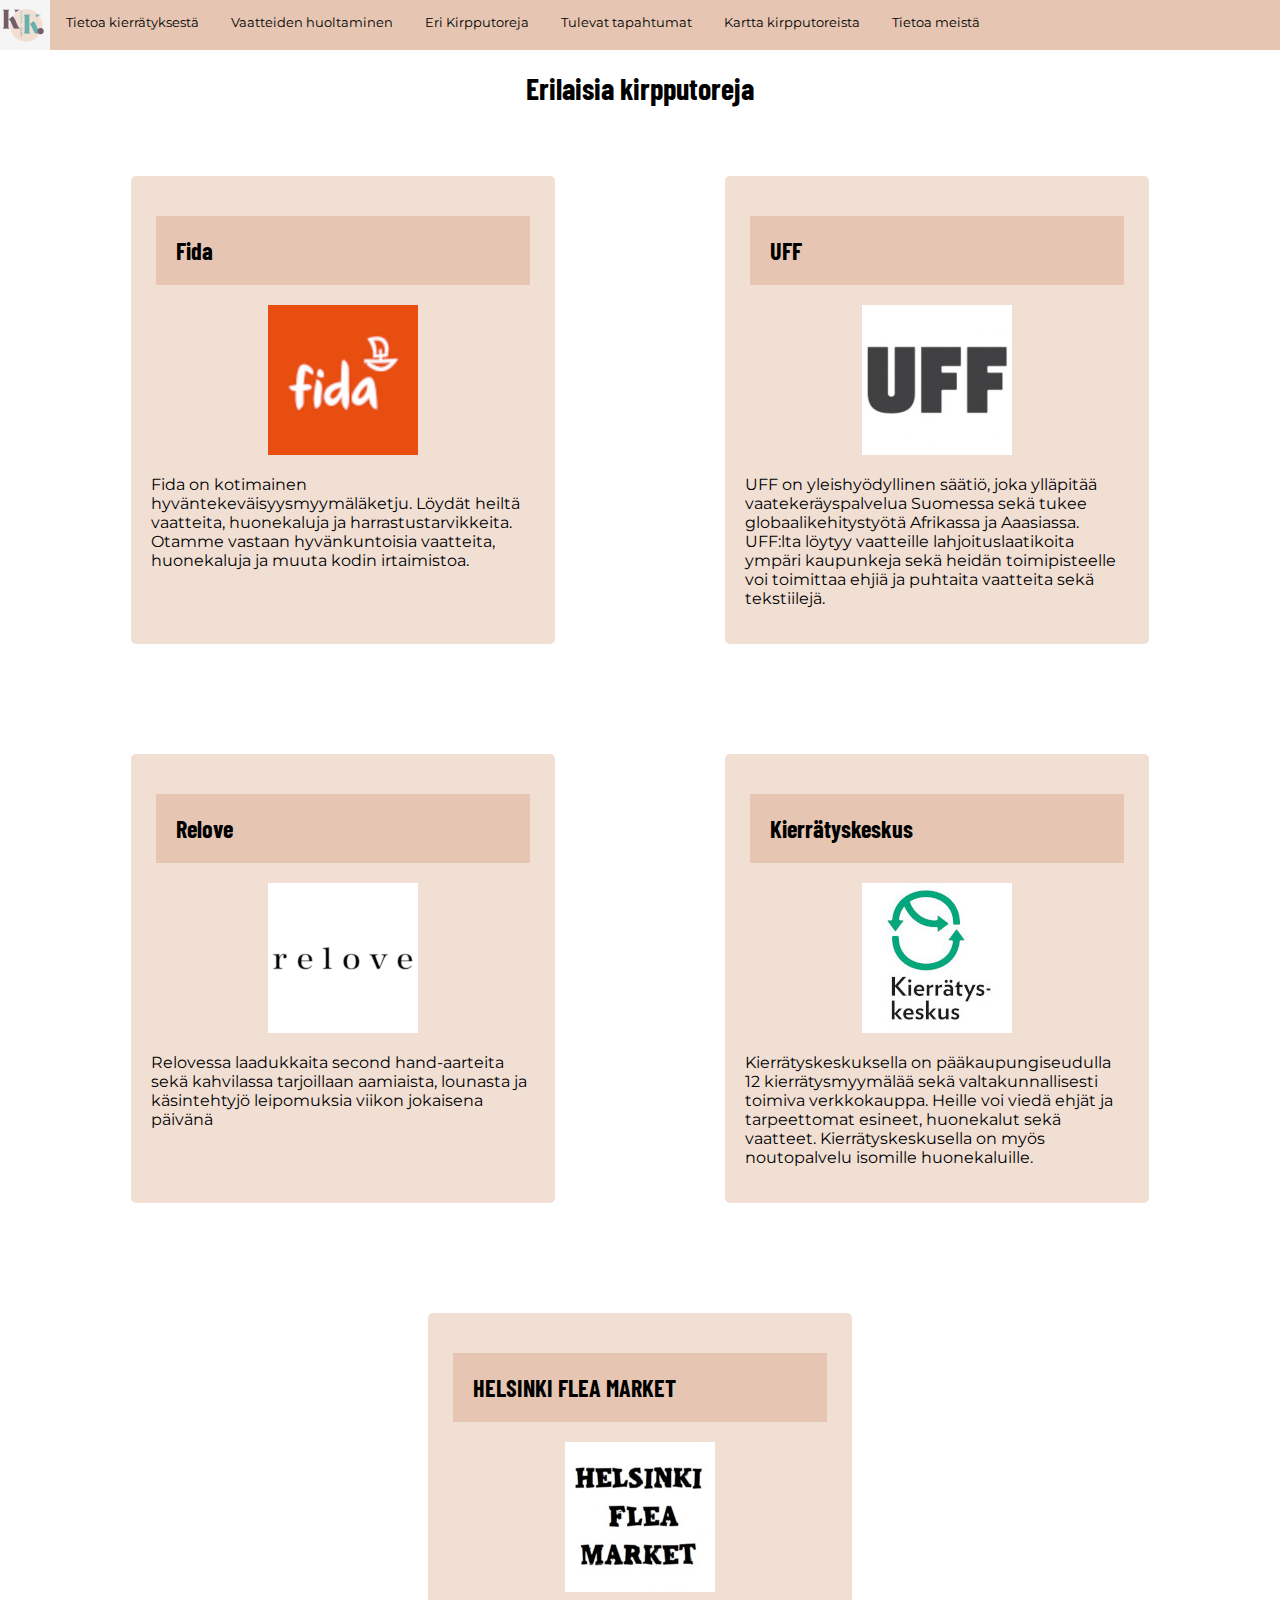
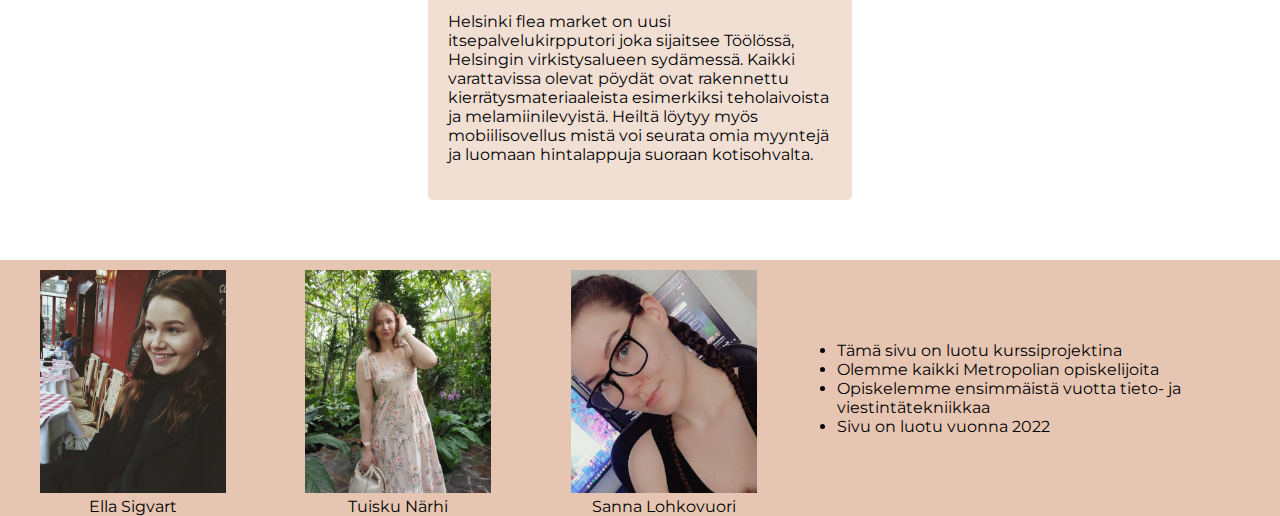
<file: erilaisiakirpputoreja.html>
<!DOCTYPE html>
<html lang="en">
<head>
    <meta charset="UTF-8">
    <title>Erilaisia kirpputoreja</title>
    <link rel="stylesheet" type="text/css" href="css/erikirpparit.css">
    <link rel="preconnect" href="https://fonts.googleapis.com">
    <link rel="preconnect" href="https://fonts.gstatic.com" crossorigin>
    <link href="https://fonts.googleapis.com/css2?family=Barlow+Condensed&family=Montserrat:wght@300&display=swap" rel="stylesheet">
    <!-- Load an icon library to show a hamburger menu (bars) on small screens -->
    <link rel="stylesheet" href="https://cdnjs.cloudflare.com/ajax/libs/font-awesome/4.7.0/css/font-awesome.min.css">


</head>
<body>
<!--Kaikki yhden divin sisään, jotta voidaan muokata teksti oletuksena samalle kaikissa elementeisse -->
<div class ="container">
    <!-- Navigointipalkki-->
    <nav class="navbar" id="myNavbar">
        <a href="index.html" class="active" > <img src="kuvat/logoImg.jpg" height="50" width="50" alt="logo"></a>
        <a href="tietoaKierratuksesta.html">Tietoa kierrätyksestä</a>
        <a href="vaatteidenhuoltaminen.html">Vaatteiden huoltaminen</a>
        <a href="erilaisiakirpputoreja.html">Eri Kirpputoreja</a>
        <a href="tapahtumat.html">Tulevat tapahtumat </a>
        <a href="kartta.html">Kartta kirpputoreista</a>
        <a href="tietoameista.html">Tietoa meistä</a>
        <!--void jotta linkki ei johda uudelle sivulle, vaan antaa undefined arvon.
        Klikkaamalla siis saadaan vain kutsuttua js funktio-->
        <a href="javascript:void(0);" class="icon" onclick="navbarClass()">
            <i class="fa fa-bars"></i>
        </a>
    </nav>
    <!-- Sisälö alkaa -->
    <div class="sisalto">
        <div id = "erikirpparit">
            <h1 id="eriOtsikko"> Erilaisia kirpputoreja </h1>
            <main>
            <!--kirpparit tähän -->
            </main>
        </div>
    </div>
    <footer>
        <figure>
            <img class="tekijoidenKuvat" src="kuvat/tekijaElla.jpg" alt="Kuva sivun tekijästä: Ella Sigvart">
            <figcaption>Ella Sigvart</figcaption>
        </figure>
        <figure>
            <img class="tekijoidenKuvat"  src="kuvat/tekijaTuisku.jpg" alt="Kuva sivun tekijästä: Tuisku Närhi">
            <figcaption>Tuisku Närhi</figcaption>
        </figure>
        <figure>
            <img class="tekijoidenKuvat" src="kuvat/tekijaSanna.jpg" alt="Kuva sivun tekijästä: Sanna Lohkovuori">
            <figcaption>Sanna Lohkovuori</figcaption>
        </figure>
        <ul>
            <li>Tämä sivu on luotu kurssiprojektina</li>
            <li>Olemme kaikki Metropolian opiskelijoita</li>
            <li>Opiskelemme ensimmäistä vuotta tieto- ja viestintätekniikkaa</li>
            <li>Sivu on luotu vuonna 2022</li>
        </ul>
    </footer>

</div>
<script src= "js/erilaisiakirpputoreja.js"> </script>
</body>
</html>
</file>
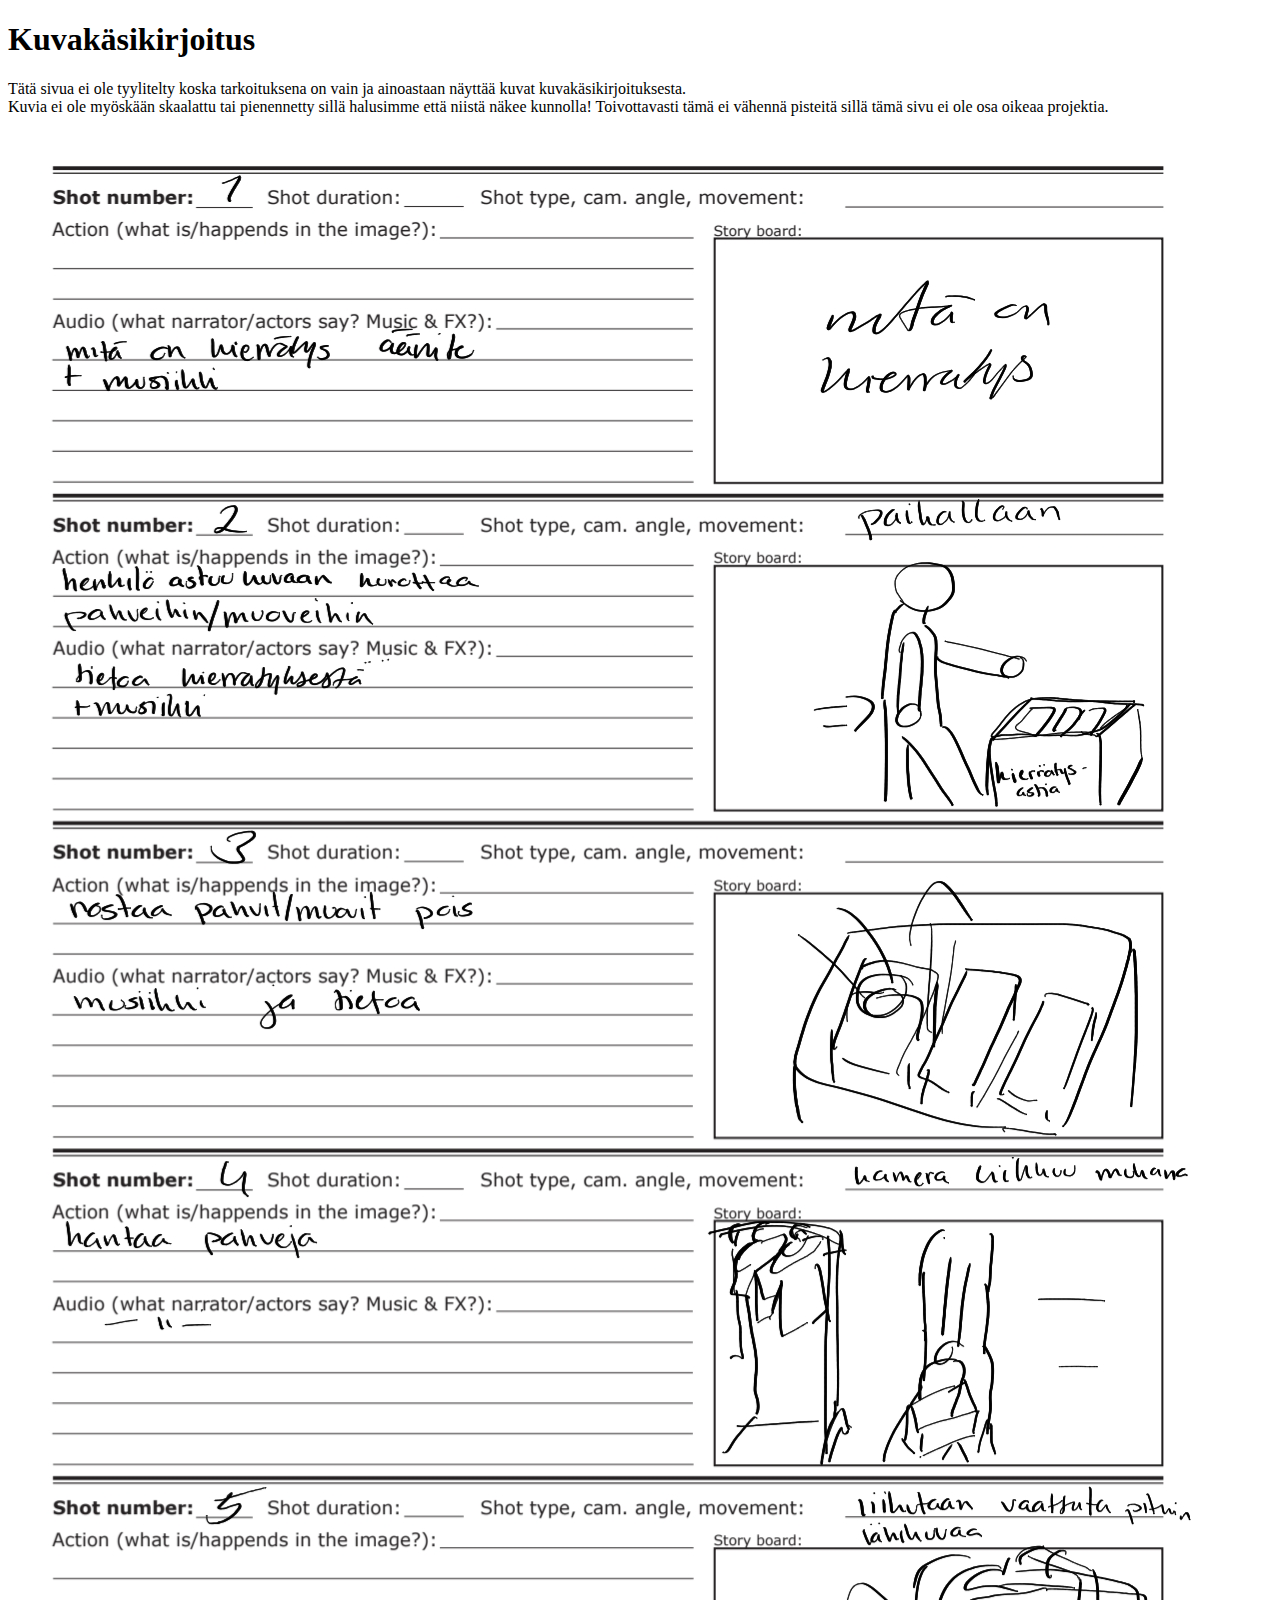
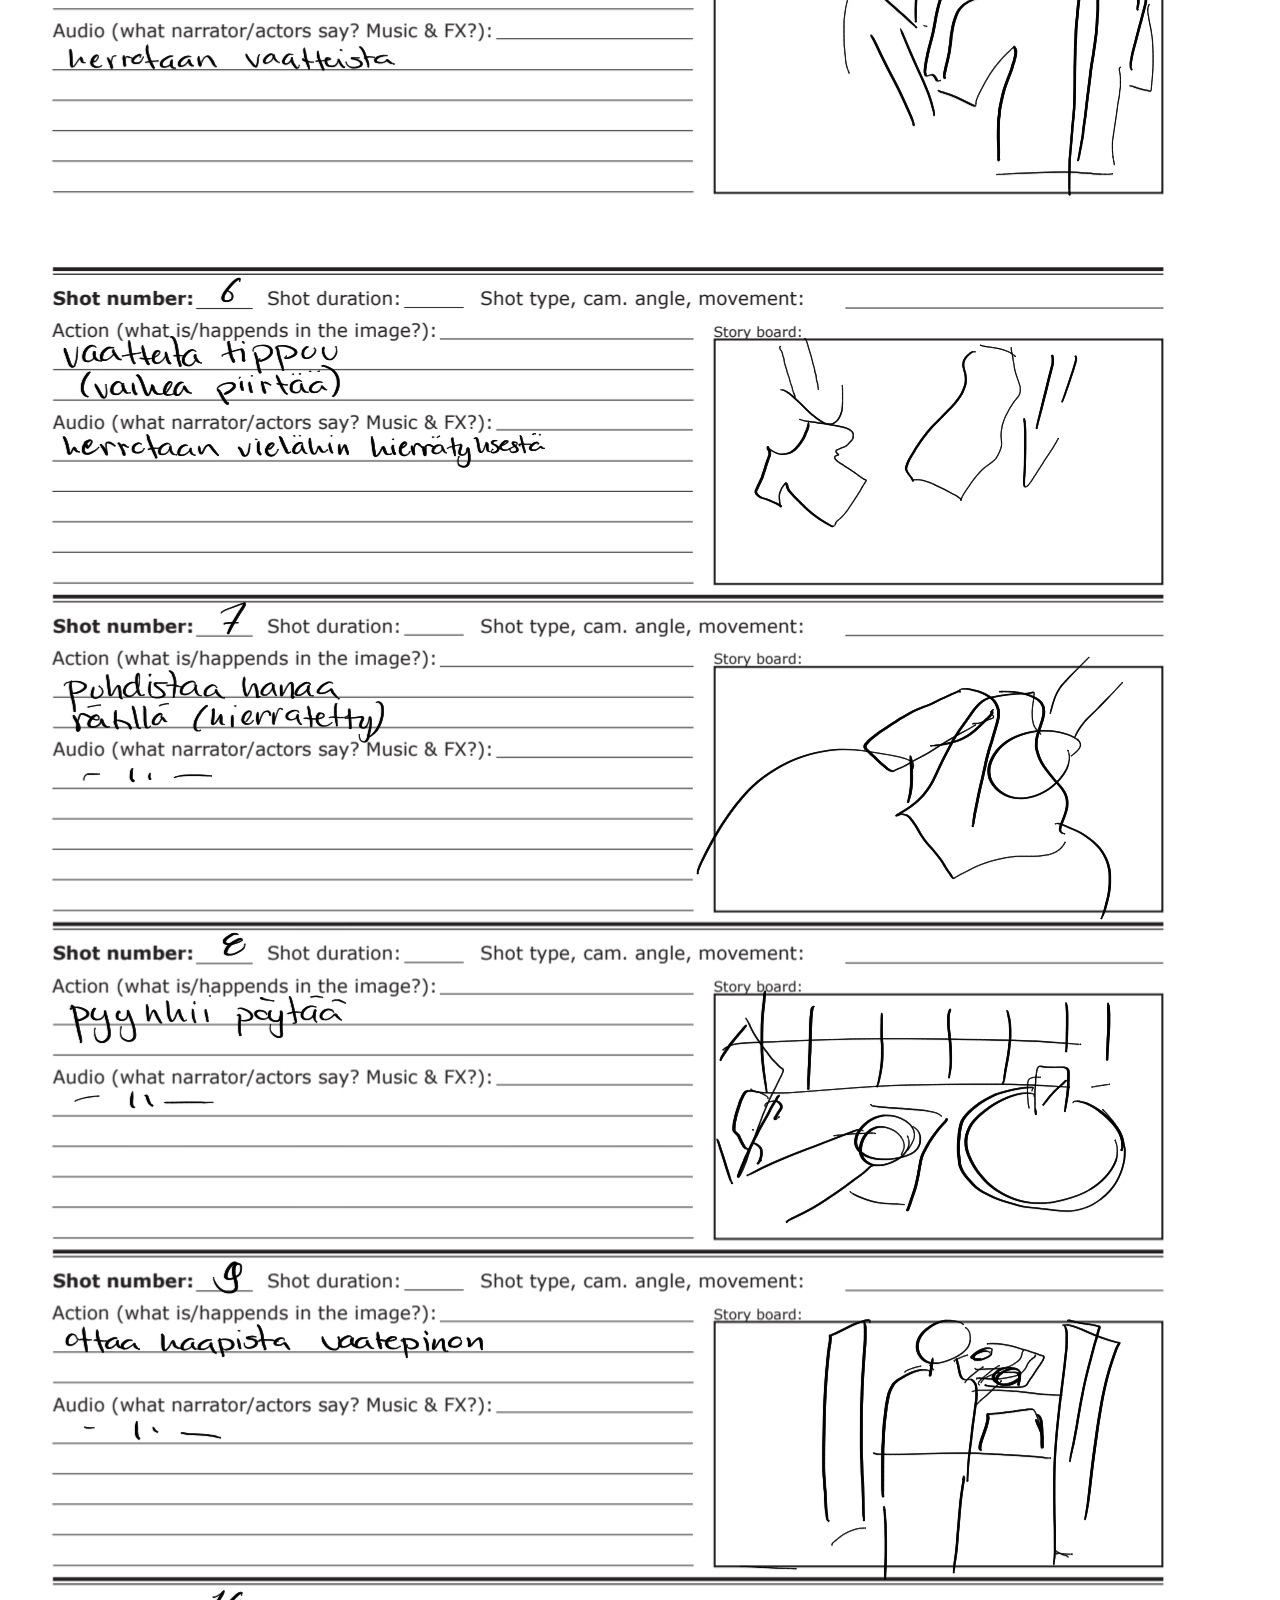
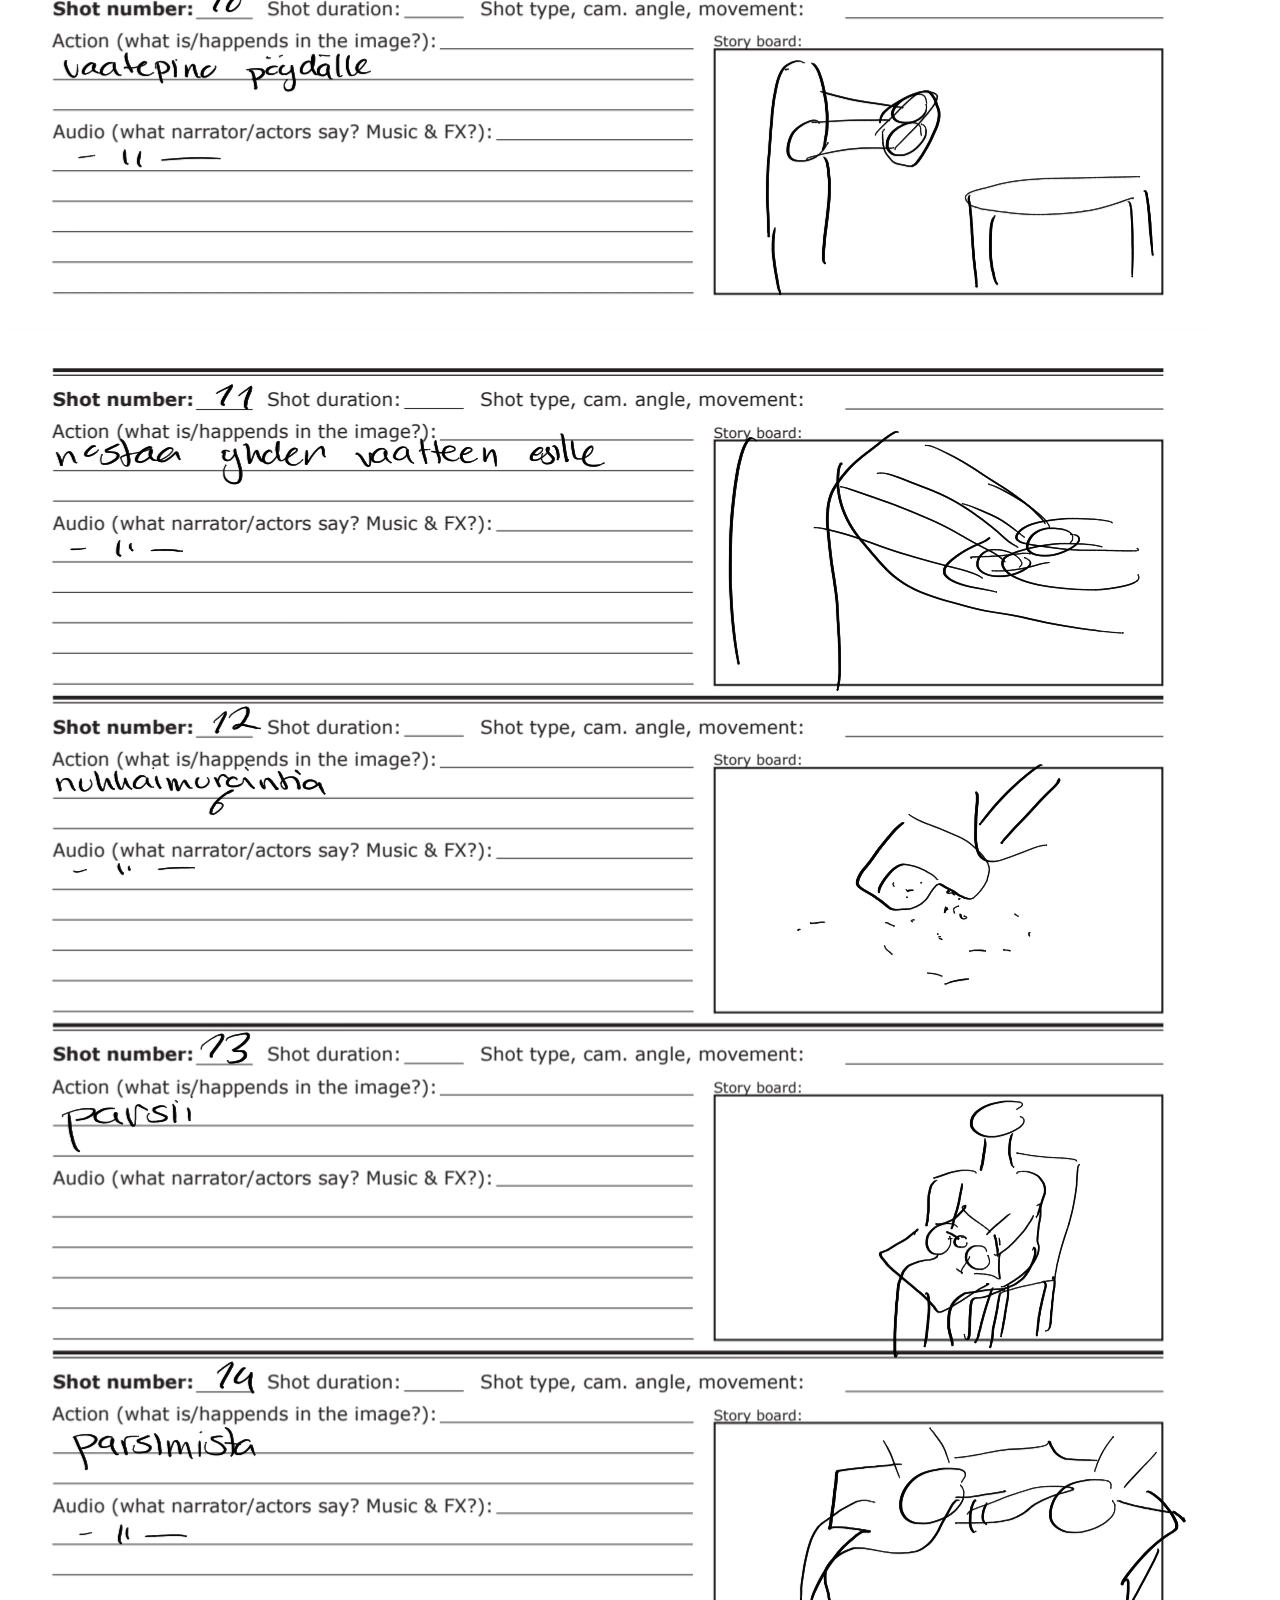
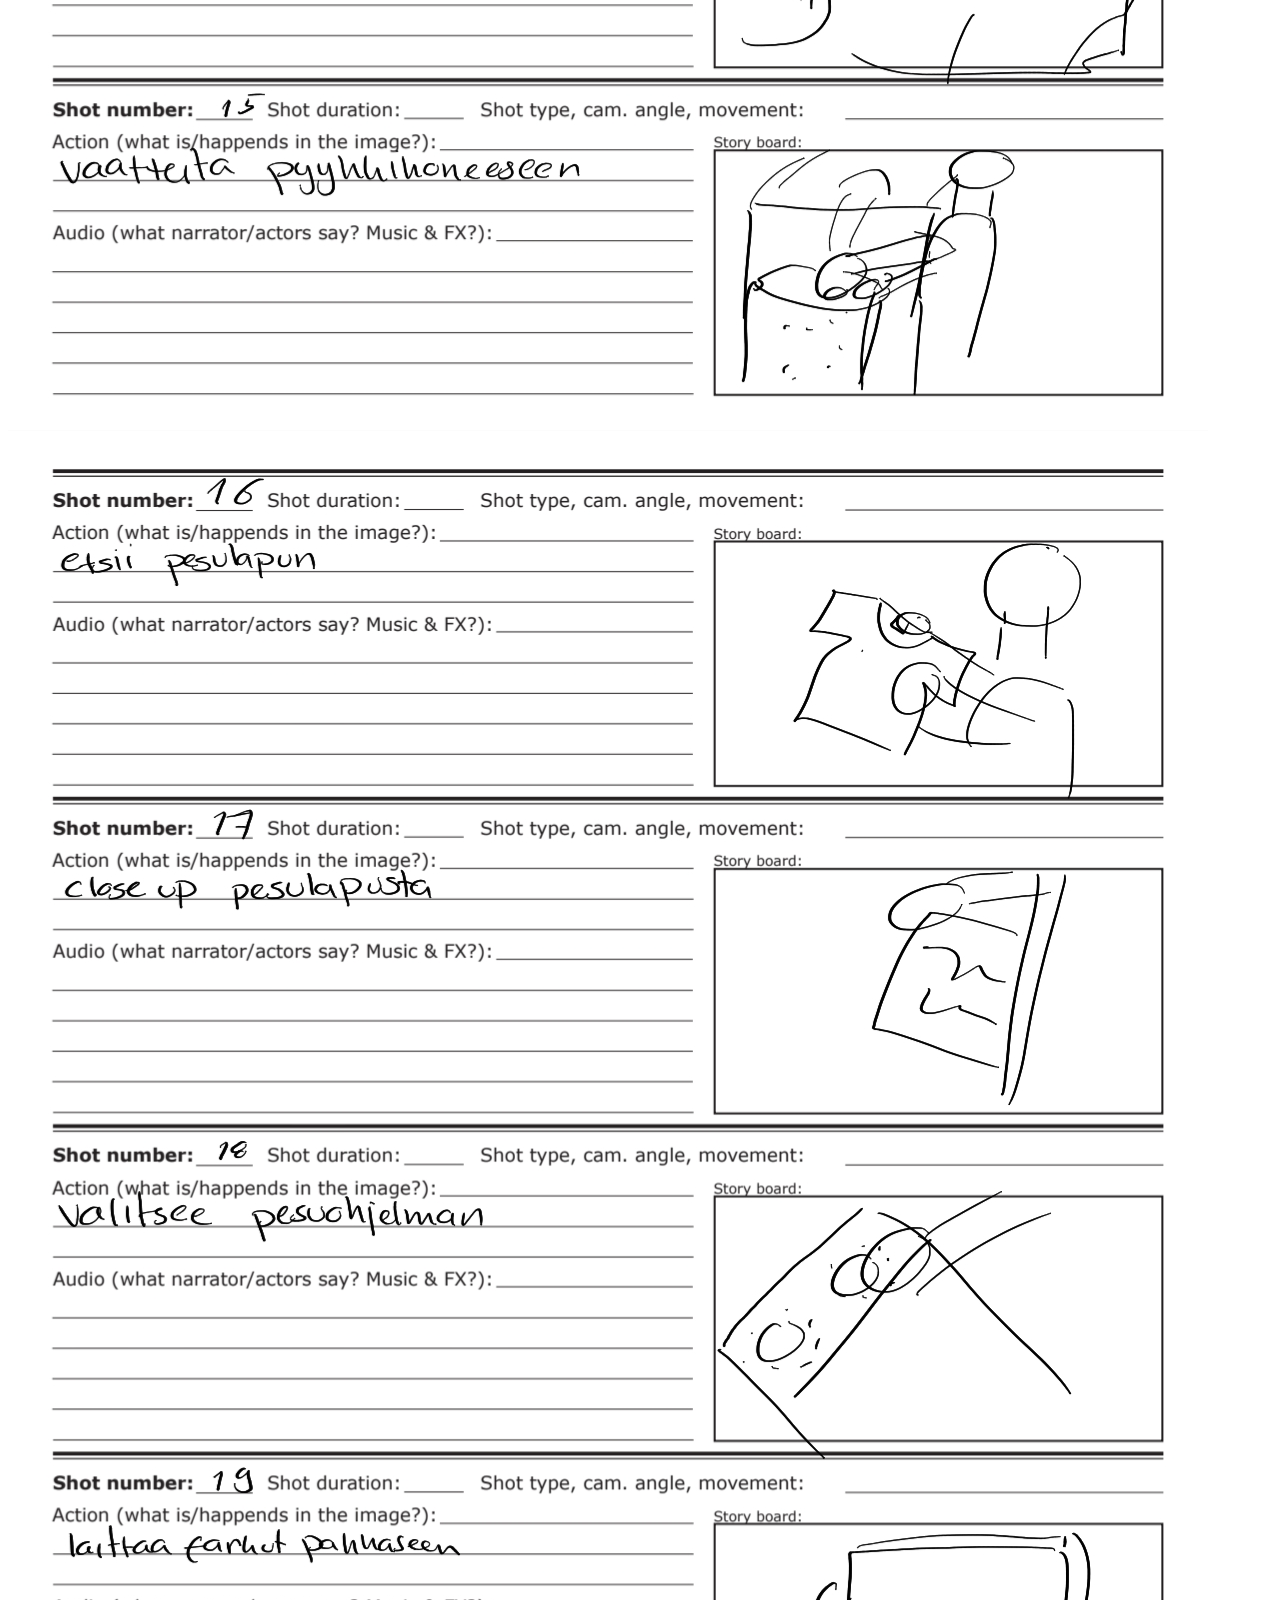
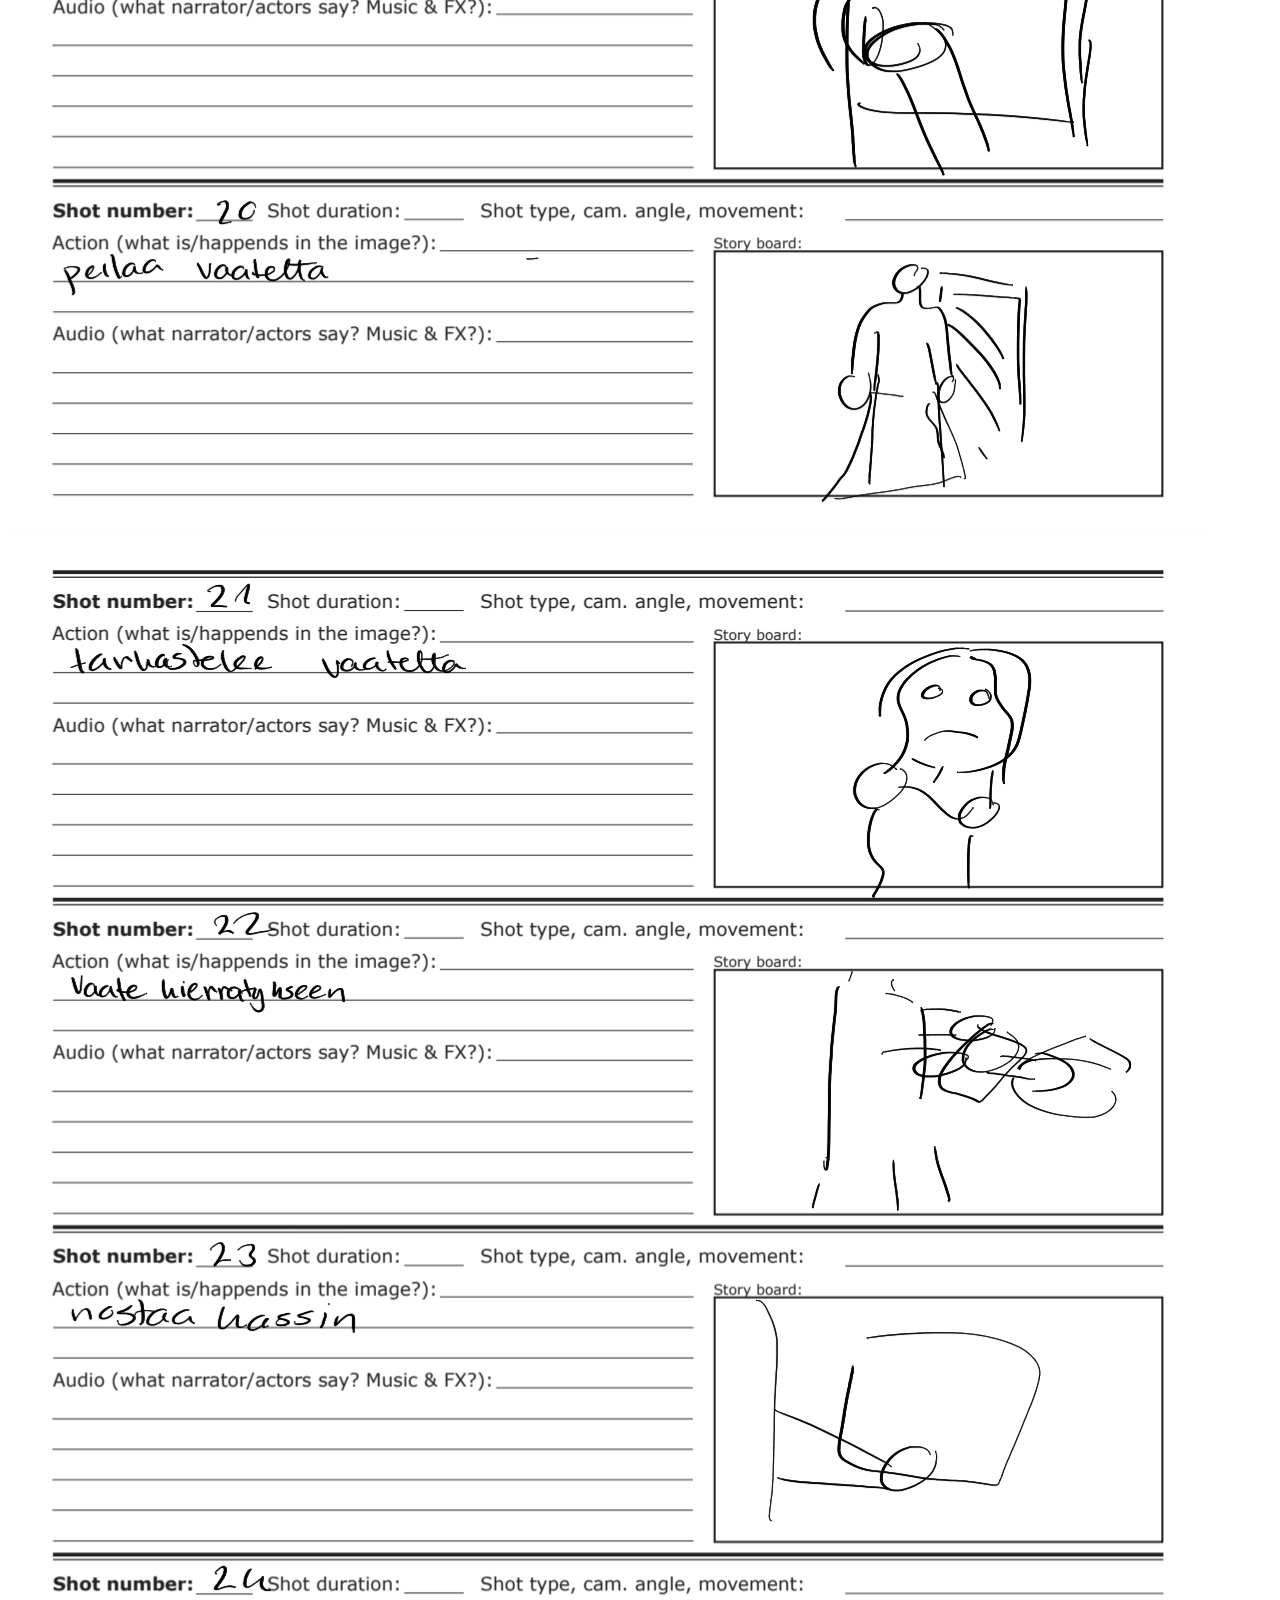
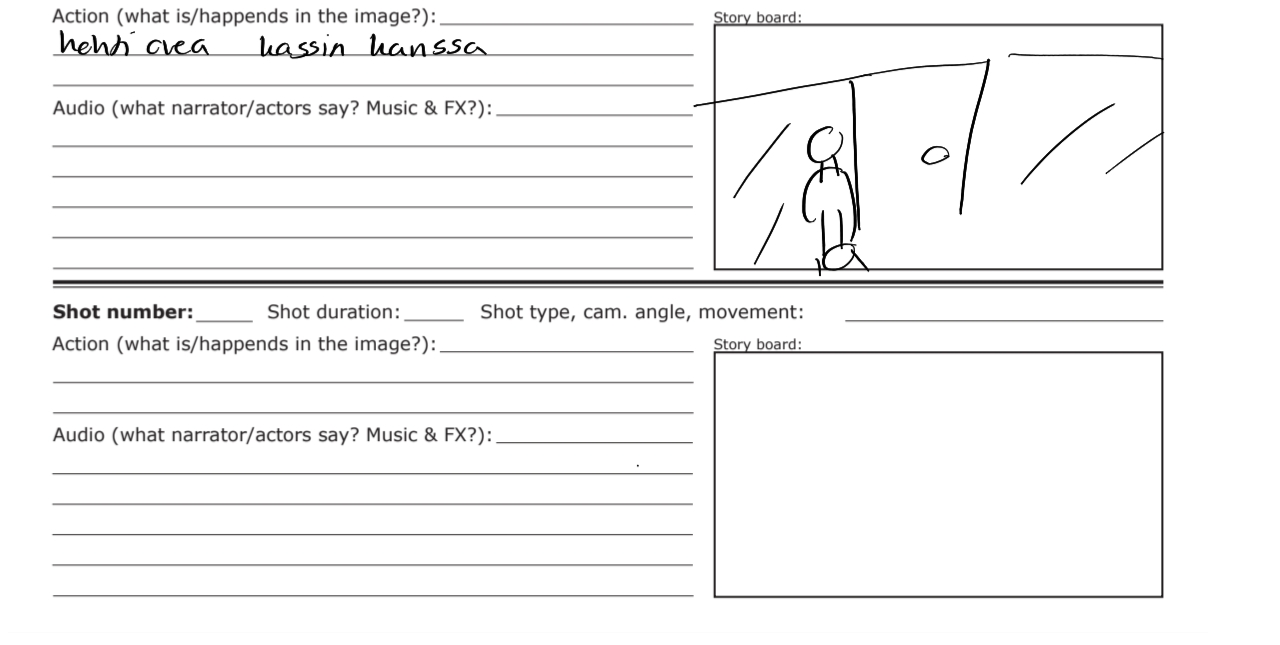
<file: kuvakasikirjoitus.html>
<!DOCTYPE html>
<html lang="en">
<head>
    <meta charset="UTF-8">
    <title>kuvakäsikirjoitus</title>
</head>
<body>
    <div>
        <h1>Kuvakäsikirjoitus</h1>
        <p>Tätä sivua ei ole tyylitelty koska tarkoituksena on vain ja ainoastaan näyttää kuvat kuvakäsikirjoituksesta.
        <br> Kuvia ei ole myöskään skaalattu tai pienennetty sillä halusimme että niistä näkee kunnolla! Toivottavasti tämä ei vähennä pisteitä sillä tämä sivu ei ole osa oikeaa projektia.</p>
        <img src="kuvat/kuvakassari1.jpg">
        <img src="kuvat/kuvakassari2.jpg">
        <img src="kuvat/kuvakassari3.jpg">
        <img src="kuvat/kuvakassari4.jpg">
        <img src="kuvat/kuvakassari5.jpg">
    </div>

</body>
</html>
</file>
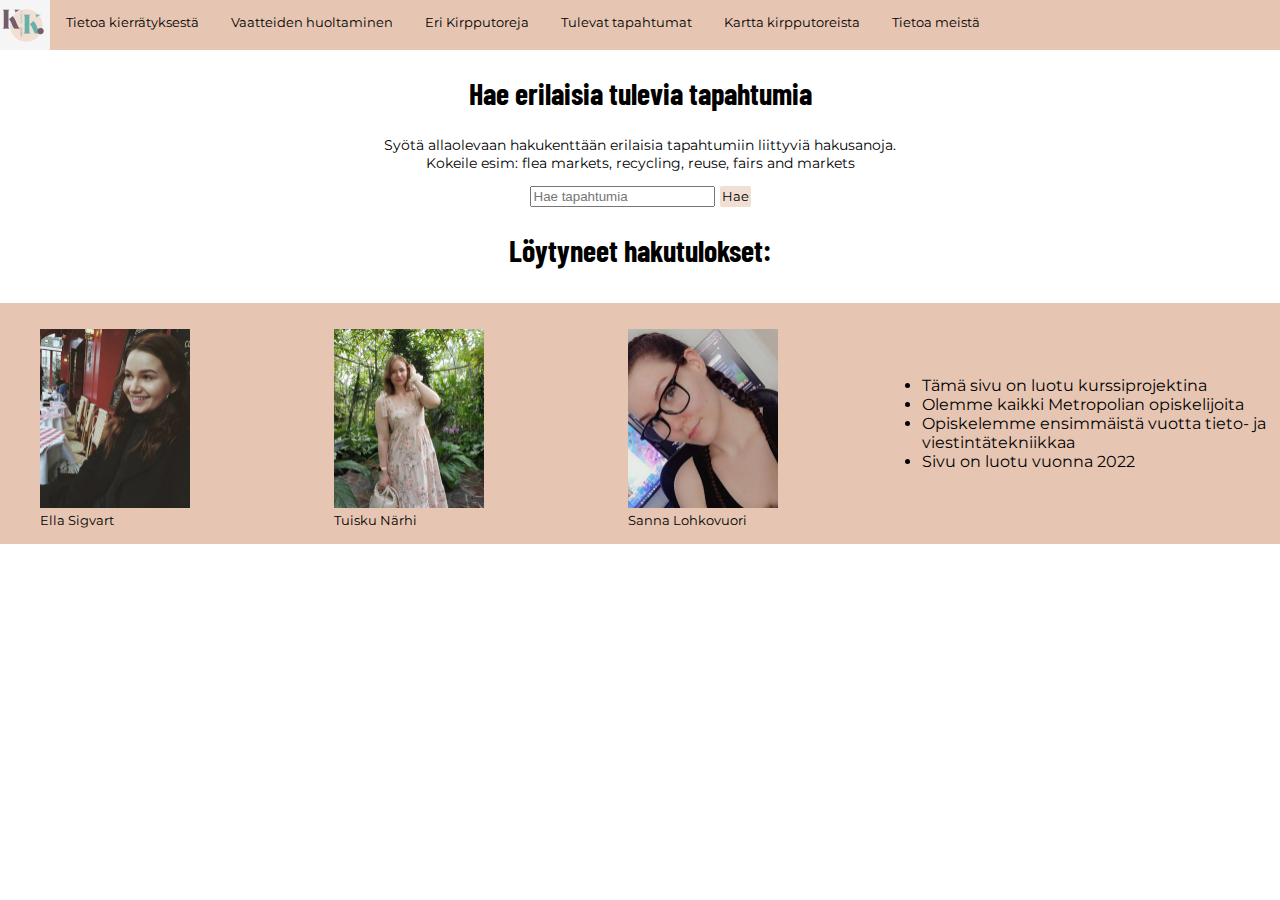
<file: tapahtumat.html>
<!DOCTYPE html>
<html lang="en">
<head>
    <meta charset="UTF-8">
    <title>Tulevat kirpputoritapahtumat</title>
    <link rel="stylesheet" type="text/css" href="css/tapahtumat.css">
    <link rel="preconnect" href="https://fonts.googleapis.com">
    <link rel="preconnect" href="https://fonts.gstatic.com" crossorigin>
    <link href="https://fonts.googleapis.com/css2?family=Barlow+Condensed&family=Montserrat:wght@300&display=swap" rel="stylesheet">
    <!-- Load an icon library to show a hamburger menu (bars) on small screens -->
    <link rel="stylesheet" href="https://cdnjs.cloudflare.com/ajax/libs/font-awesome/4.7.0/css/font-awesome.min.css">

</head>
<body>
<!--Kaikki yhden divin sisään, jotta voidaan muokata teksti oletuksena samalle kaikissa elementeisse -->
<div class ="container">
    <!-- Navigointipalkki-->
    <nav class="navbar" id="myNavbar">
        <a href="index.html" class="active" > <img src="kuvat/logoImg.jpg" height="50" width="50" alt="logo"></a>
        <a href="tietoaKierratuksesta.html">Tietoa kierrätyksestä</a>
        <a href="vaatteidenhuoltaminen.html">Vaatteiden huoltaminen</a>
        <a href="erilaisiakirpputoreja.html">Eri Kirpputoreja</a>
        <a href="tapahtumat.html">Tulevat tapahtumat </a>
        <a href="kartta.html">Kartta kirpputoreista</a>
        <a href="tietoameista.html">Tietoa meistä</a>
        <a href="javascript:void(0);" class="icon" onclick="navbarClass()">
            <i class="fa fa-bars"></i>
        </a>
    </nav>
    <!-- Sisälö alkaa -->
<div class="sisalto">
    <section id="haku">
        <header>
            <h2>Hae erilaisia tulevia tapahtumia</h2>
        </header>
        <p>Syötä allaolevaan hakukenttään erilaisia tapahtumiin liittyviä hakusanoja.<br>
        Kokeile esim: flea markets, recycling, reuse, fairs and markets</p>
        <div id="hakunappi_kentta">
        <input id="hakuteksti" onkeyup="teeKysely()" type="text" name="haku" placeholder="Hae tapahtumia">
        <button id="hakunappi">Hae</button>
        </div>
    </section>
    <header>
        <h2>Löytyneet hakutulokset:</h2>
    </header>
    <main id="hakutulokset">

    </main>
</div>
    <footer>
        <figure>
            <img class="tekijoidenKuvat" src="kuvat/tekijaElla.jpg" alt="Kuva sivun tekijästä: Ella Sigvart">
            <figcaption>Ella Sigvart</figcaption>
        </figure>
        <figure>
            <img class="tekijoidenKuvat"  src="kuvat/tekijaTuisku.jpg" alt="Kuva sivun tekijästä: Tuisku Närhi">
            <figcaption>Tuisku Närhi</figcaption>
        </figure>
        <figure>
            <img class="tekijoidenKuvat" src="kuvat/tekijaSanna.jpg" alt="Kuva sivun tekijästä: Sanna Lohkovuori">
            <figcaption>Sanna Lohkovuori</figcaption>
        </figure>
        <ul>
            <li>Tämä sivu on luotu kurssiprojektina</li>
            <li>Olemme kaikki Metropolian opiskelijoita</li>
            <li>Opiskelemme ensimmäistä vuotta tieto- ja viestintätekniikkaa</li>
            <li>Sivu on luotu vuonna 2022</li>
        </ul>
    </footer>
</div>
<script src="js/tapahtumat.js"></script>
</body>
</html>
</file>
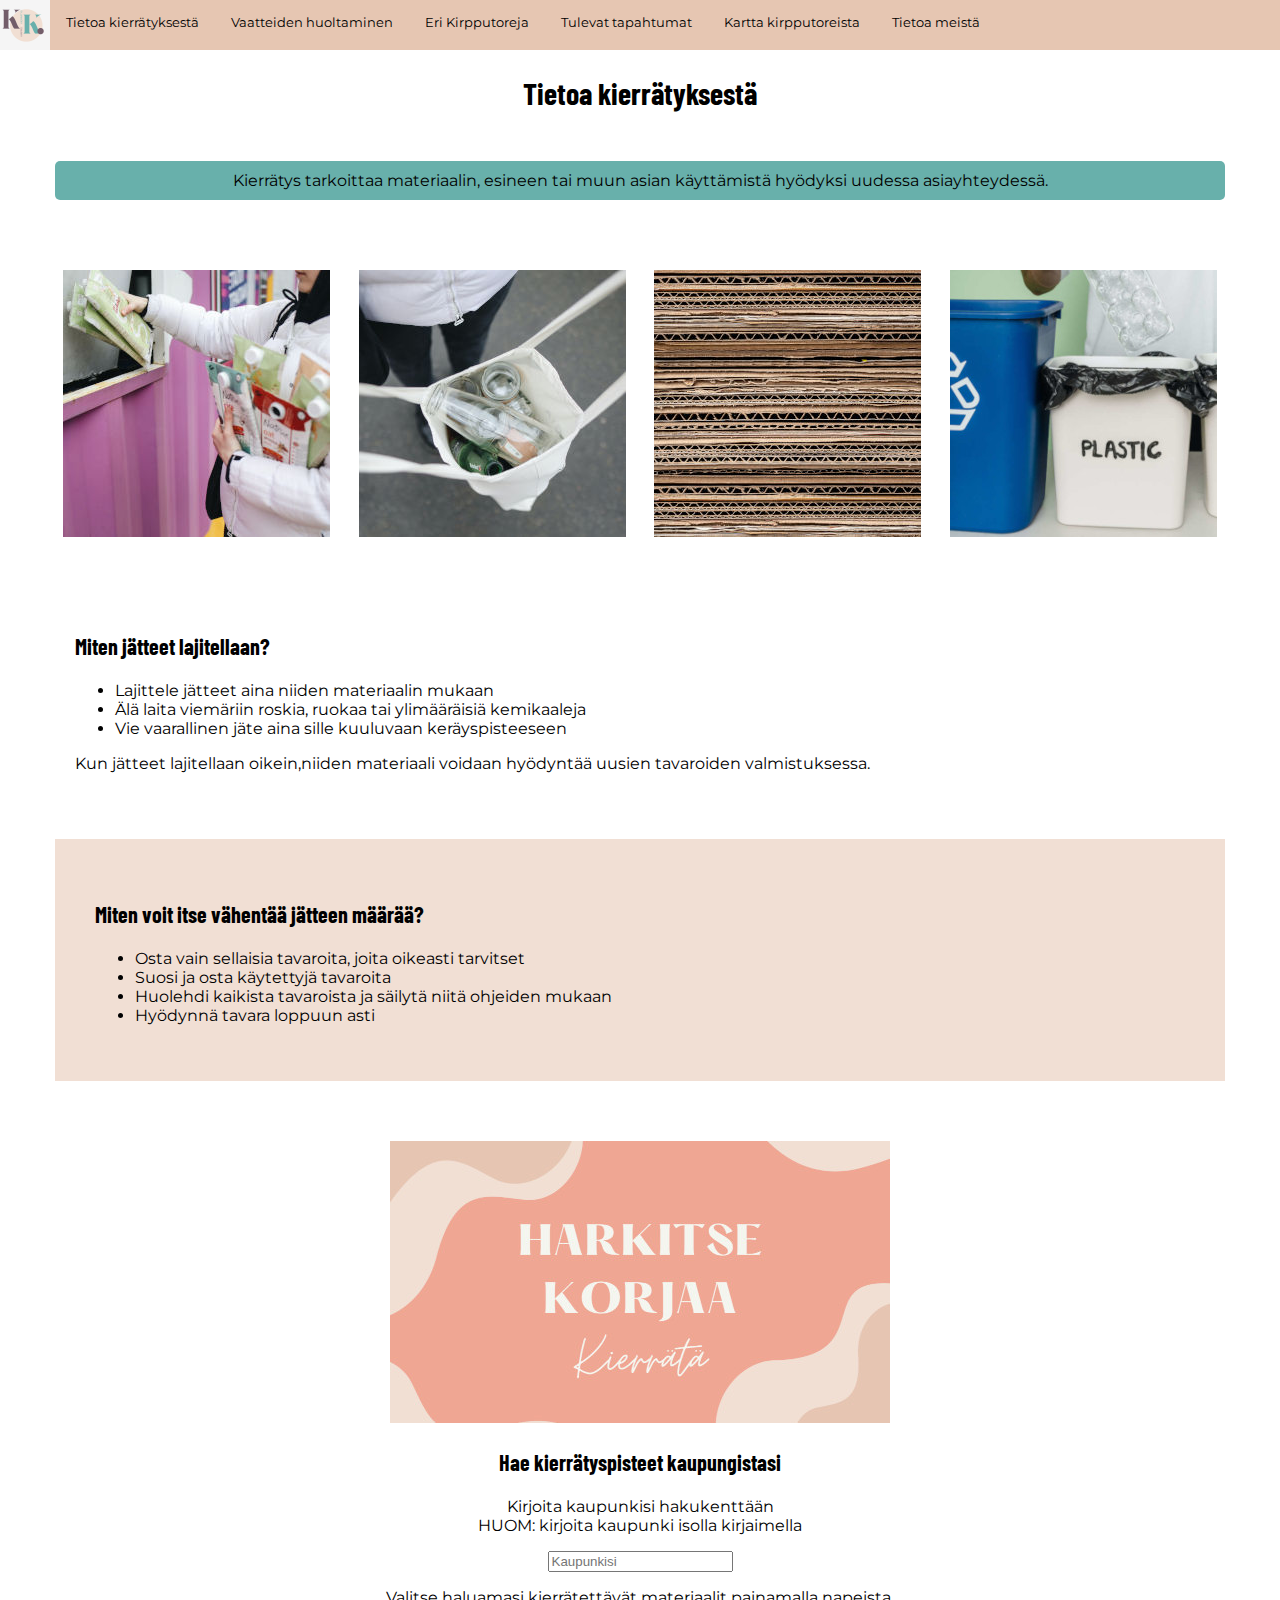
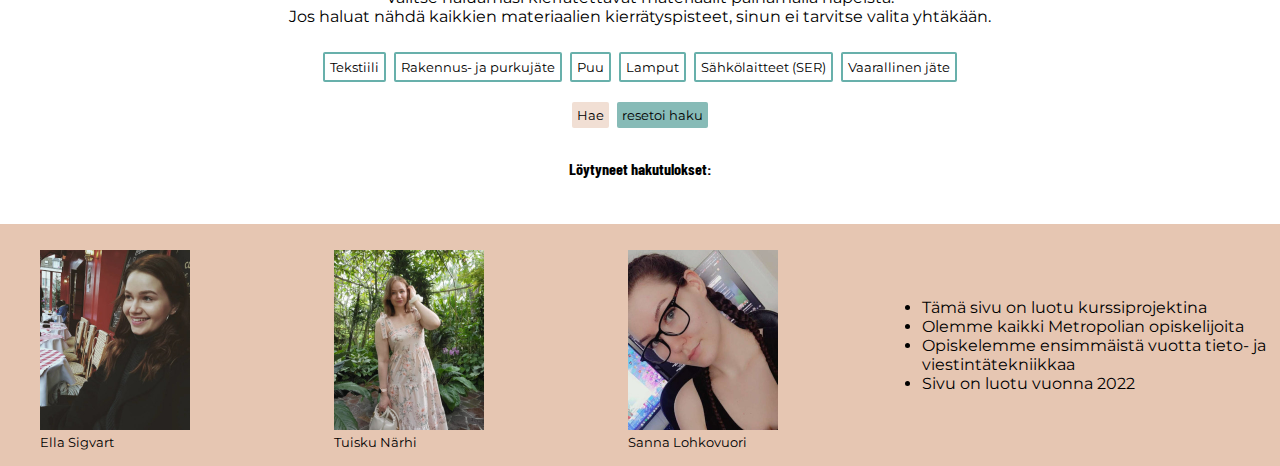
<file: tietoaKierratuksesta.html>
<!DOCTYPE html>
<html lang="en">
<head>
    <meta charset="UTF-8">
    <title>tietoaKierratuksesta</title>
    <link rel="stylesheet" type="text/css" href="css/kierratys.css">
    <link rel="preconnect" href="https://fonts.googleapis.com">
    <link rel="preconnect" href="https://fonts.gstatic.com" crossorigin>
    <link href="https://fonts.googleapis.com/css2?family=Barlow+Condensed&family=Montserrat:wght@300&display=swap" rel="stylesheet">
    <!-- Load an icon library to show a hamburger menu (bars) on small screens -->
    <link rel="stylesheet" href="https://cdnjs.cloudflare.com/ajax/libs/font-awesome/4.7.0/css/font-awesome.min.css">
</head>
<body>
<!--Kaikki yhden divin sisään, jotta voidaan muokata teksti oletuksena samalle kaikissa elementeisse -->
<div class ="container">
    <!-- Navigointipalkki-->
    <nav class="navbar" id="myNavbar">
        <a href="index.html" class="active" > <img src="kuvat/logoImg.jpg" height="50" width="50" alt="logo"></a>
        <a href="tietoaKierratuksesta.html">Tietoa kierrätyksestä</a>
        <a href="vaatteidenhuoltaminen.html">Vaatteiden huoltaminen</a>
        <a href="erilaisiakirpputoreja.html">Eri Kirpputoreja</a>
        <a href="tapahtumat.html">Tulevat tapahtumat </a>
        <a href="kartta.html">Kartta kirpputoreista</a>
        <a href="tietoameista.html">Tietoa meistä</a>
        <a href="javascript:void(0);" class="icon" onclick="navbarClass()">
            <i class="fa fa-bars"></i>
        </a>
    </nav>
    <div id="sisalto">
    <!-- Sisälö alkaa -->
        <header>
            <h2>Tietoa kierrätyksestä </h2>
        </header>
        <div id="infotekstit">
            <p id="kierratysInfo">Kierrätys tarkoittaa materiaalin, esineen tai muun asian käyttämistä hyödyksi uudessa asiayhteydessä.<br></p>
            <div class="kierratyskuvat">
                <figure>
                    <img src="kuvat/kierratus1.jpg" alt="kuva naisesta kierrättämässä">
                </figure>
                <figure>
                    <img src="kuvat/kierratus2.jpg" alt="kuva pulloista kassissa">
                </figure>
                <figure>
                    <img src="kuvat/kierratus3.jpg" alt="kuva pahvista">
                </figure>
                <figure>
                    <img src="kuvat/kierratus4.jpg" alt="kuva kierrätysastiasta">
                </figure>
            </div>
            <article id="jateInfo">
                <header>
                    <h3> Miten jätteet lajitellaan? </h3>
                </header>
                <ul>
                    <li> Lajittele jätteet aina niiden materiaalin mukaan</li>
                    <li> Älä laita viemäriin roskia, ruokaa tai ylimääräisiä kemikaaleja </li>
                    <li> Vie vaarallinen jäte aina sille kuuluvaan keräyspisteeseen </li>
                </ul>
                <p>Kun jätteet lajitellaan oikein,niiden materiaali voidaan hyödyntää uusien tavaroiden valmistuksessa.</p>
            </article>
            <article class="jateInfo" id="jatteenMaara">
                <header>
                    <h3> Miten voit itse vähentää jätteen määrää?</h3>
                </header>
                <ul>
                    <li> Osta vain sellaisia tavaroita, joita oikeasti tarvitset </li>
                    <li> Suosi ja osta käytettyjä tavaroita </li>
                    <li> Huolehdi kaikista tavaroista ja säilytä niitä ohjeiden mukaan </li>
                    <li> Hyödynnä tavara loppuun asti </li>
                </uL>
            </article>
        </div>
        <figure>
            <img id="kierrataGrafiikka" src="kuvat/harkitseGrafiikka.jpg" alt="grafiikka, jossa lukee: harkitse korjaa, kierrätä ">
        </figure>
        <div id="kierratyspisteet">
            <section id="haku">
                <header>
                    <h3>Hae kierrätyspisteet kaupungistasi</h3>
                </header>
                <p id="kaupunkiInfo">Kirjoita kaupunkisi hakukenttään<br>
                    HUOM: kirjoita kaupunki isolla kirjaimella</p>
                <input id="hakuteksti" name="haku" placeholder="Kaupunkisi" type="text">
                <p id="materiaalitInfo">Valitse haluamasi kierrätettävät materiaalit painamalla napeista. <br>
                    Jos haluat nähdä kaikkien materiaalien kierrätyspisteet, sinun ei tarvitse valita yhtäkään.</p>
                <div id="valikko">
                    <button id="tekstiili">Tekstiili</button>
                    <button id="purkujate">Rakennus- ja purkujäte</button>
                    <button id="puu">Puu</button>
                    <button id="lamput">Lamput</button>
                    <button id="sahko">Sähkölaitteet (SER)</button>
                    <button id="vaarallinen">Vaarallinen jäte</button>
                </div>
                <button id="hakunappi">Hae</button>
                <button id="reset">resetoi haku</button>
            </section>
            <header>
                <h4>Löytyneet hakutulokset:</h4>
            </header>
            <main id="hakutulokset">
                <!--Hakutulokset tulee tänne-->
            </main>
        </div>
    </div>
    <footer>
        <figure>
            <img class="tekijoidenKuvat" src="kuvat/tekijaElla.jpg" alt="Kuva sivun tekijästä: Ella Sigvart">
            <figcaption>Ella Sigvart</figcaption>
        </figure>
        <figure>
            <img class="tekijoidenKuvat"  src="kuvat/tekijaTuisku.jpg" alt="Kuva sivun tekijästä: Tuisku Närhi">
            <figcaption>Tuisku Närhi</figcaption>
        </figure>
        <figure>
            <img class="tekijoidenKuvat" src="kuvat/tekijaSanna.jpg" alt="Kuva sivun tekijästä: Sanna Lohkovuori">
            <figcaption>Sanna Lohkovuori</figcaption>
        </figure>
        <ul>
            <li>Tämä sivu on luotu kurssiprojektina</li>
            <li>Olemme kaikki Metropolian opiskelijoita</li>
            <li>Opiskelemme ensimmäistä vuotta tieto- ja viestintätekniikkaa</li>
            <li>Sivu on luotu vuonna 2022</li>
        </ul>
    </footer>
<script src="js/tietoaKierratuksesta.js"></script>
</div>
</body>
</html>
</file>
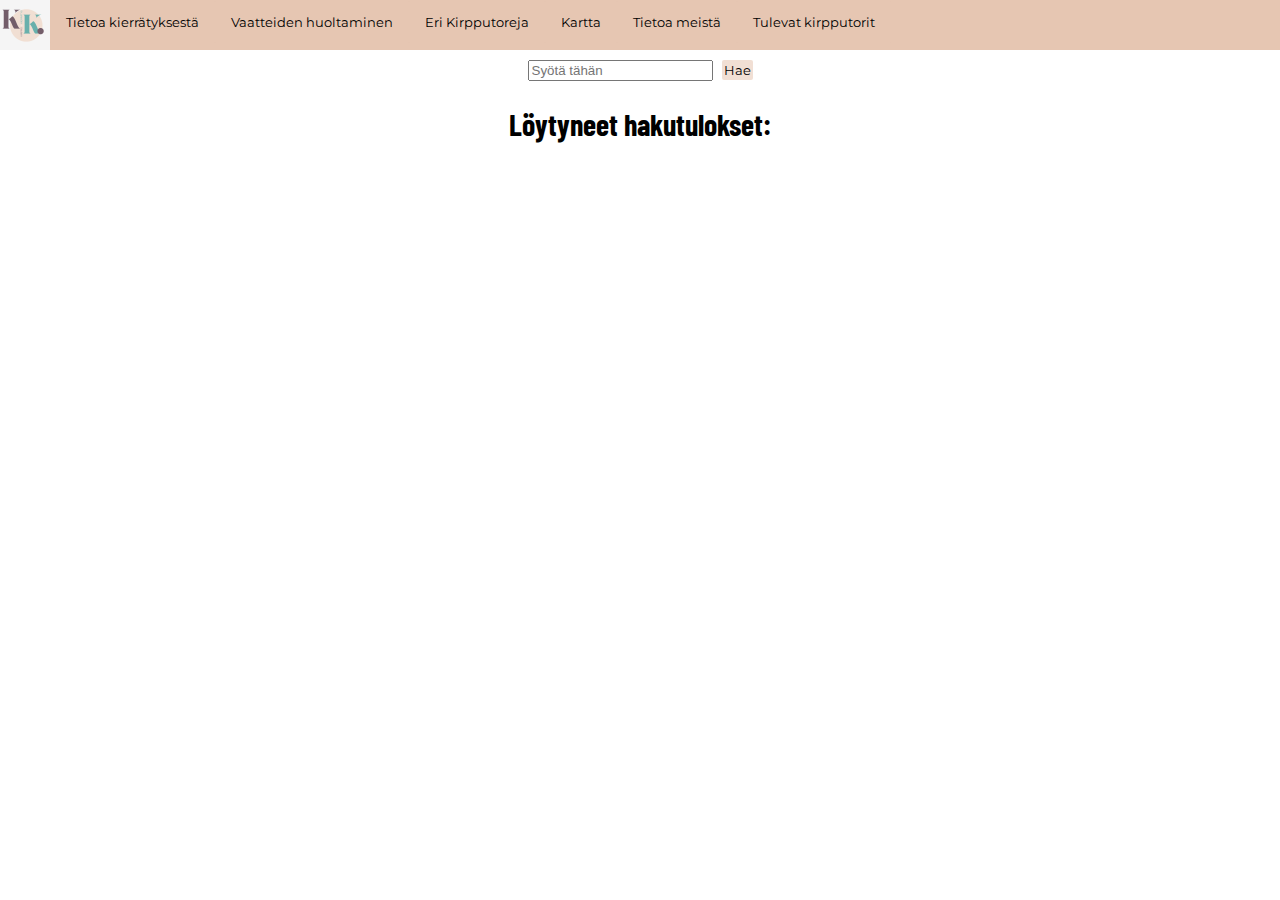
<file: tulevatKirppikset.html>
<!DOCTYPE html>
<html lang="en">
<head>
    <meta charset="UTF-8">
    <title>Tulevat kirpputoritapahtumat</title>
    <link rel="stylesheet" type="text/css" href="css/tapahtumat.css">
    <link rel="preconnect" href="https://fonts.googleapis.com">
    <link rel="preconnect" href="https://fonts.gstatic.com" crossorigin>
    <link href="https://fonts.googleapis.com/css2?family=Barlow+Condensed&family=Montserrat:wght@300&display=swap" rel="stylesheet">
    <!-- Load an icon library to show a hamburger menu (bars) on small screens -->
    <link rel="stylesheet" href="https://cdnjs.cloudflare.com/ajax/libs/font-awesome/4.7.0/css/font-awesome.min.css">

</head>
<body>
<!--Kaikki yhden divin sisään, jotta voidaan muokata teksti oletuksena samalle kaikissa elementeisse -->
<div class ="container">
    <!-- Navigointipalkki-->
    <nav class="navbar" id="myNavbar">
        <a href="index.html" class="active" > <img src="kuvat/logoImg.jpg" height="50" width="50" alt="logo"></a>
        <a href="tietoaKierratuksesta.html">Tietoa kierrätyksestä</a>
        <a href="vaatteidenhuoltaminen.html">Vaatteiden huoltaminen</a>
        <a href="erilaisiakirpputoreja.html">Eri Kirpputoreja</a>
        <a href="#">Kartta</a>
        <a href="tietoameista.html">Tietoa meistä</a>
        <a href="tulevatKirppikset.html">Tulevat kirpputorit </a>
        <a href="javascript:void(0);" class="icon" onclick="navbarClass()">
            <i class="fa fa-bars"></i>
        </a>
    </nav>
    <!-- Sisälö alkaa -->
<div class="sisalto">
    <section id="haku">
        <input id="hakuteksti" type="text" name="haku" placeholder="Syötä tähän ">
        <button id="hakunappi">Hae</button>
    </section>
    <header>
        <h2>Löytyneet hakutulokset:</h2>
    </header>
    <main id="hakutulokset">

    </main>
</div>
</div>
<script src="js/tulevatKirppikset.js"></script>
</body>
</html>
</file>
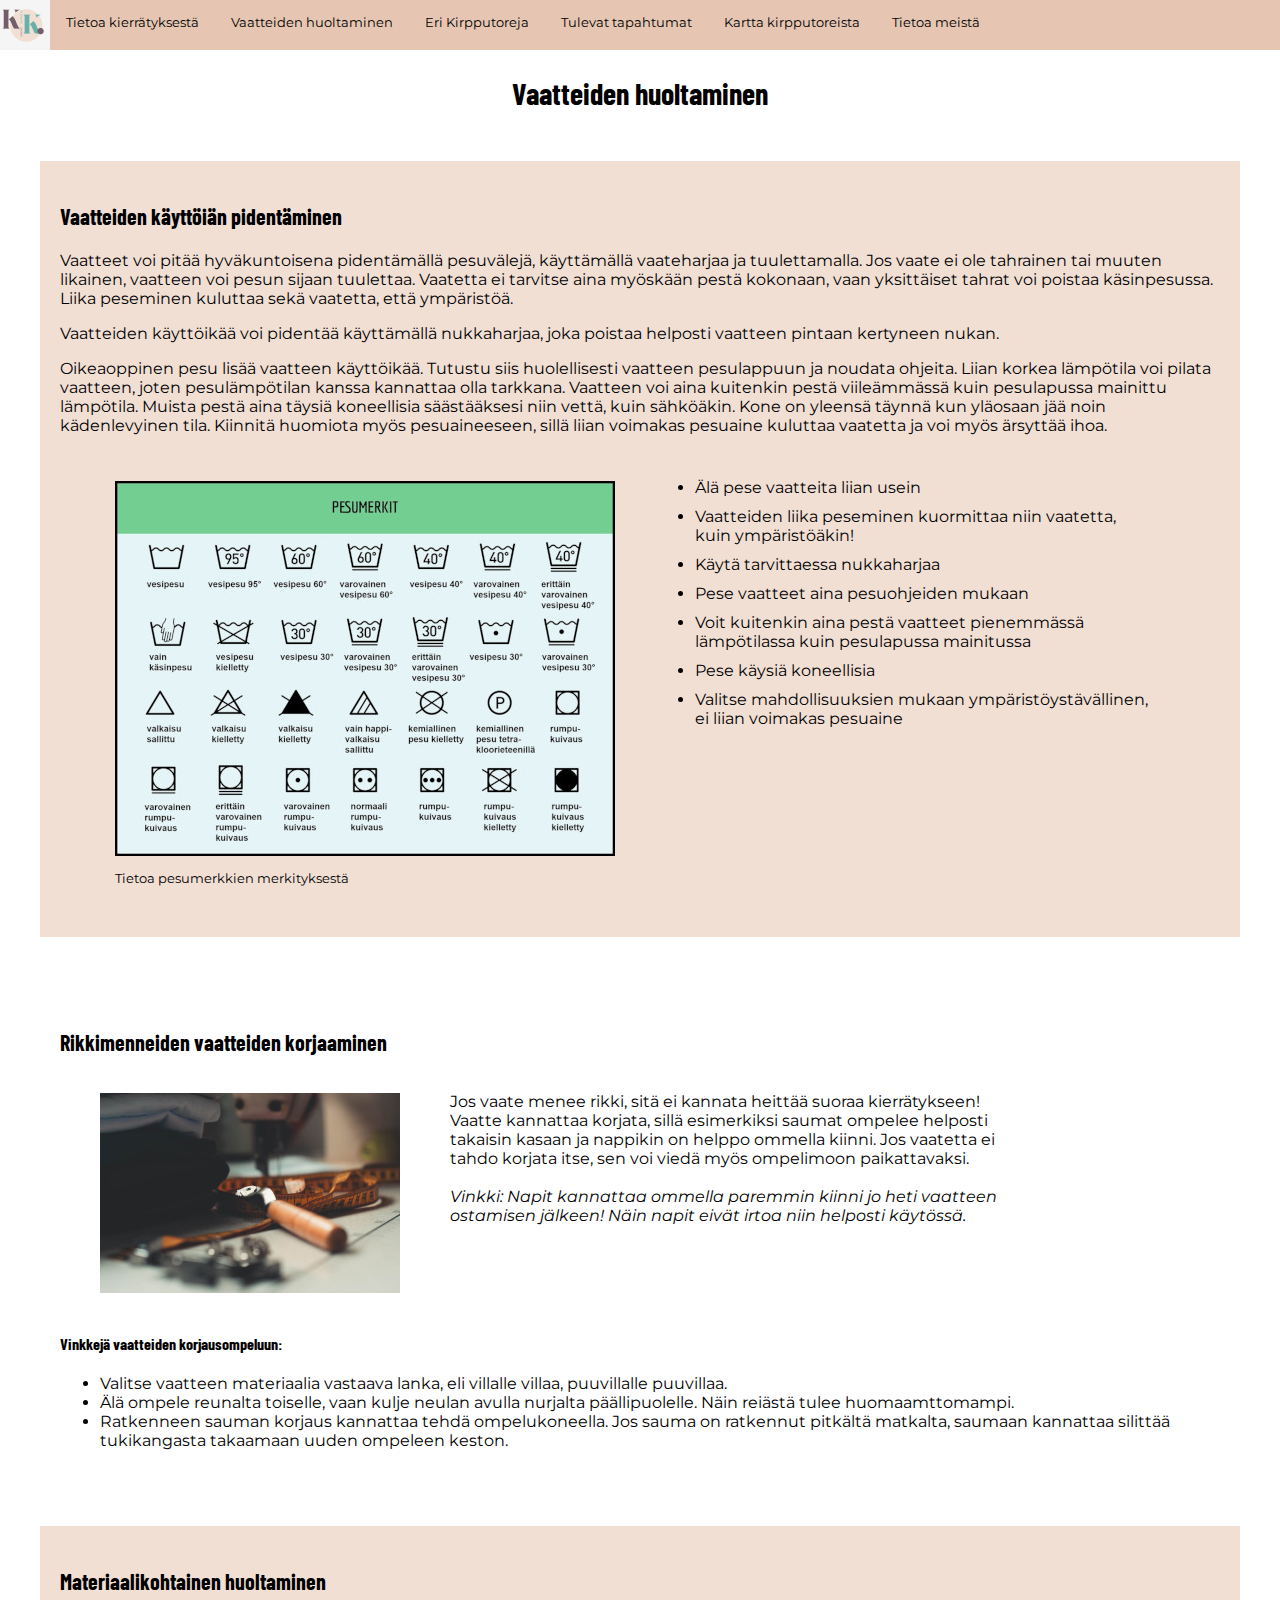
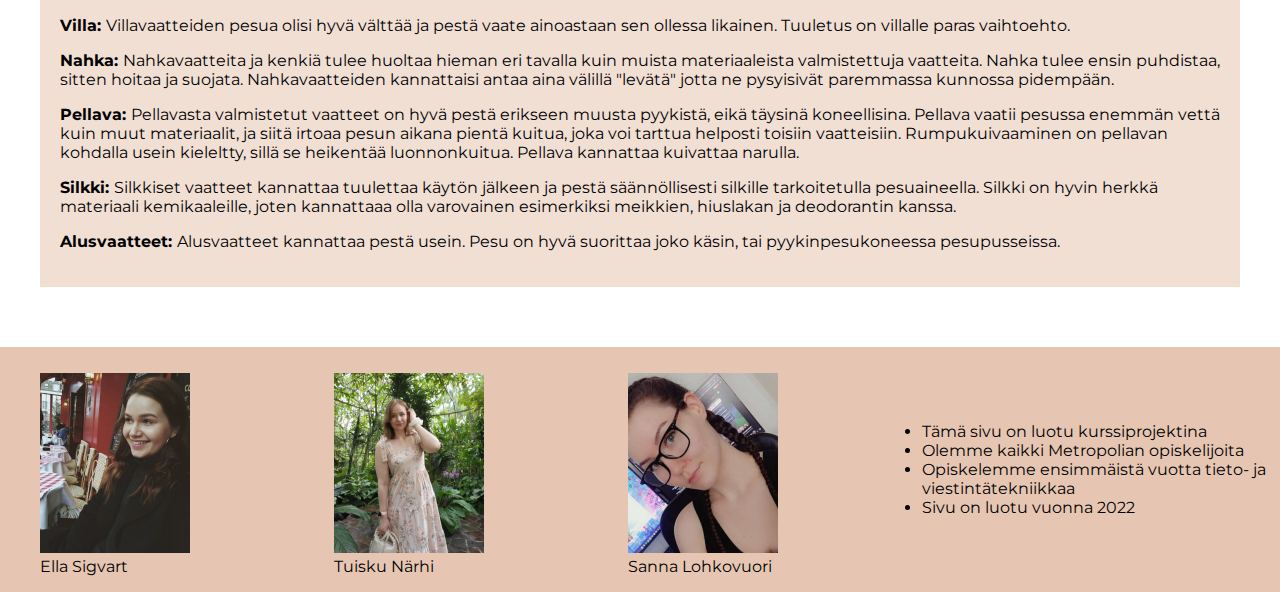
<file: vaatteidenhuoltaminen.html>
<!DOCTYPE html>
<html lang="en">
<head>
    <meta charset="UTF-8">
    <title>Vaatteiden huoltaminen</title>
    <link rel="stylesheet" type="text/css" href="css/huolto.css">
    <link rel="preconnect" href="https://fonts.googleapis.com">
    <link rel="preconnect" href="https://fonts.gstatic.com" crossorigin>
    <link href="https://fonts.googleapis.com/css2?family=Barlow+Condensed&family=Montserrat:wght@300&display=swap" rel="stylesheet">
    <link rel="stylesheet" href="css/huolto.css">
    <!-- Load an icon library to show a hamburger menu (bars) on small screens -->
    <link rel="stylesheet" href="https://cdnjs.cloudflare.com/ajax/libs/font-awesome/4.7.0/css/font-awesome.min.css">
</head>
<body>
<div class="container">
    <!-- Navigointipalkki-->
    <nav class="navbar" id="myNavbar">
        <a href="index.html" class="active" > <img src="kuvat/logoImg.jpg" height="50" width="50" alt="logo"></a>
        <a href="tietoaKierratuksesta.html">Tietoa kierrätyksestä</a>
        <a href="vaatteidenhuoltaminen.html">Vaatteiden huoltaminen</a>
        <a href="erilaisiakirpputoreja.html">Eri Kirpputoreja</a>
        <a href="tapahtumat.html">Tulevat tapahtumat </a>
        <a href="kartta.html">Kartta kirpputoreista</a>
        <a href="tietoameista.html">Tietoa meistä</a>
        <a href="javascript:void(0);" class="icon" onclick="navbarClass()">
            <i class="fa fa-bars"></i>
        </a>
    </nav>
<div class="sisalto">
    <section>
        <header>
            <h2> Vaatteiden huoltaminen </h2>
        </header>
        <article id="kayttoIka">
            <header>
                <h3>Vaatteiden käyttöiän pidentäminen</h3>
            </header>
            <p>Vaatteet voi pitää hyväkuntoisena pidentämällä pesuvälejä, käyttämällä vaateharjaa ja tuulettamalla. Jos vaate ei ole tahrainen tai muuten likainen, vaatteen
                voi pesun sijaan tuulettaa. Vaatetta ei tarvitse aina myöskään pestä kokonaan, vaan yksittäiset tahrat voi poistaa käsinpesussa. Liika peseminen kuluttaa sekä
                vaatetta, että ympäristöä.</p>
            <p>Vaatteiden käyttöikää voi pidentää käyttämällä nukkaharjaa, joka poistaa helposti vaatteen pintaan kertyneen nukan.</p>
            <p>Oikeaoppinen pesu lisää vaatteen käyttöikää. Tutustu siis huolellisesti vaatteen pesulappuun ja noudata ohjeita. Liian korkea lämpötila voi pilata vaatteen, joten
                pesulämpötilan kanssa kannattaa olla tarkkana. Vaatteen voi aina kuitenkin pestä viileämmässä kuin pesulapussa mainittu lämpötila. Muista pestä aina täysiä koneellisia
                säästääksesi niin vettä, kuin sähköäkin. Kone on yleensä täynnä kun yläosaan jää noin kädenlevyinen tila. Kiinnitä huomiota myös pesuaineeseen, sillä liian voimakas
                pesuaine kuluttaa vaatetta ja voi myös ärsyttää ihoa.</p>
            <div id="pesu">
                <figure>
                    <img src="kuvat/pesuohjeet1.jpg" id="pesuohjeet" alt="kuva pesuohjeista">
                    <figcaption id="pesuohjeCaption">Tietoa pesumerkkien merkityksestä</figcaption>
                </figure>
                <ul id="vinkitPesuun">
                    <li>Älä pese vaatteita liian usein</li>
                    <li>Vaatteiden liika peseminen kuormittaa niin vaatetta, kuin ympäristöäkin!</li>
                    <li>Käytä tarvittaessa nukkaharjaa</li>
                    <li>Pese vaatteet aina pesuohjeiden mukaan</li>
                    <li>Voit kuitenkin aina pestä vaatteet pienemmässä lämpötilassa kuin pesulapussa mainitussa</li>
                    <li>Pese käysiä koneellisia</li>
                    <li>Valitse mahdollisuuksien mukaan ympäristöystävällinen, ei liian voimakas pesuaine</li>
                </ul>
            </div>
        </article>
        <article id="rikki">
            <header>
                <h3 id="rikkiOtsikko">Rikkimenneiden vaatteiden korjaaminen</h3>
            </header>
            <div id="rikkiDiv">
            <figure>
                <img src="kuvat/korjauskuva.jpg" id="rikkikuva" alt="kuva korjausvälineistä">
            </figure>
                <p id="rikkiTeksti">Jos vaate menee rikki, sitä ei kannata heittää suoraa kierrätykseen! Vaatte kannattaa korjata, sillä esimerkiksi saumat ompelee helposti takaisin kasaan ja
                nappikin on helppo ommella kiinni. Jos vaatetta ei tahdo korjata itse, sen voi viedä myös ompelimoon paikattavaksi. <br><br>
                <i>Vinkki: Napit kannattaa ommella paremmin kiinni jo heti vaatteen ostamisen jälkeen! Näin napit eivät irtoa niin helposti käytössä.</i></p>
            </div>
            <header>
                <h4>Vinkkejä vaatteiden korjausompeluun:</h4>
            </header>
            <ul>
                <li>Valitse vaatteen materiaalia vastaava lanka, eli villalle villaa, puuvillalle puuvillaa.</li>
                <li>Älä ompele reunalta toiselle, vaan kulje neulan avulla nurjalta päällipuolelle. Näin reiästä tulee huomaamttomampi.</li>
                <li>Ratkenneen sauman korjaus kannattaa tehdä ompelukoneella. Jos sauma on ratkennut pitkältä matkalta, saumaan kannattaa silittää
                tukikangasta takaamaan uuden ompeleen keston.</li>
            </ul>
        </article>
        <article id="huolto">
            <header>
                <h3>Materiaalikohtainen huoltaminen</h3>
            </header>
                <p><strong>Villa: </strong>Villavaatteiden pesua olisi hyvä välttää ja pestä vaate ainoastaan sen ollessa likainen. Tuuletus on villalle paras vaihtoehto.</p>
                <p><strong>Nahka: </strong>Nahkavaatteita ja kenkiä tulee huoltaa hieman eri tavalla kuin muista materiaaleista valmistettuja vaatteita. Nahka tulee ensin
                    puhdistaa, sitten hoitaa ja suojata. Nahkavaatteiden kannattaisi antaa aina välillä "levätä" jotta ne pysyisivät paremmassa kunnossa pidempään.</p>
                <p><strong>Pellava: </strong>Pellavasta valmistetut vaatteet on hyvä pestä erikseen muusta pyykistä, eikä täysinä koneellisina. Pellava vaatii pesussa
                    enemmän vettä kuin muut materiaalit, ja siitä irtoaa pesun aikana pientä kuitua, joka voi tarttua helposti toisiin vaatteisiin. Rumpukuivaaminen on pellavan
                    kohdalla usein kieleltty, sillä se heikentää luonnonkuitua. Pellava kannattaa kuivattaa narulla.</p>
                <p><strong>Silkki: </strong>Silkkiset vaatteet kannattaa tuulettaa käytön jälkeen ja pestä säännöllisesti silkille tarkoitetulla pesuaineella. Silkki on
                    hyvin herkkä materiaali kemikaaleille, joten kannattaaa olla varovainen esimerkiksi meikkien, hiuslakan ja deodorantin kanssa.</p>
                <p><strong>Alusvaatteet: </strong>Alusvaatteet kannattaa pestä usein. Pesu on hyvä suorittaa joko käsin, tai pyykinpesukoneessa pesupusseissa.</p>
        </article>
    </section>
</div>
    <footer>
        <figure>
            <img class="tekijoidenKuvat" src="kuvat/tekijaElla.jpg" alt="Kuva sivun tekijästä: Ella Sigvart">
            <figcaption>Ella Sigvart</figcaption>
        </figure>
        <figure>
            <img class="tekijoidenKuvat"  src="kuvat/tekijaTuisku.jpg" alt="Kuva sivun tekijästä: Tuisku Närhi">
            <figcaption>Tuisku Närhi</figcaption>
        </figure>
        <figure>
            <img class="tekijoidenKuvat" src="kuvat/tekijaSanna.jpg" alt="Kuva sivun tekijästä: Sanna Lohkovuori">
            <figcaption>Sanna Lohkovuori</figcaption>
        </figure>
        <ul>
            <li>Tämä sivu on luotu kurssiprojektina</li>
            <li>Olemme kaikki Metropolian opiskelijoita</li>
            <li>Opiskelemme ensimmäistä vuotta tieto- ja viestintätekniikkaa</li>
            <li>Sivu on luotu vuonna 2022</li>
        </ul>
    </footer>
</div>
<script src = "js/vaatteidenhuoltaminen.js" ></script>
</body>
</html>
</file>
<file: css/erikirpparit.css>
body{
    margin: 0;
}
.container{
    /*asetetaan fontti kaikkeen sisältöön oletuksena*/
    font-family: 'Montserrat', sans-serif;
    display: flex;
    flex-direction: column;
}
main {
    background-color: #fff;
    /*padding: 1rem;*/
    display: flex;
    flex-wrap: wrap;
    justify-content: space-evenly;
}

h1, h2, h3, h4{
    /* headerin fontti*/
    font-family: 'Barlow Condensed', sans-serif;
}
h3{
    font-size: 22px;
}
/* NAVBARIN TYYLITTELY ALKAA*/
/*annetaan taustaväri ja yli menevä on piilossa. Korekus maksimissaan 50px*/
.navbar {
    /*navbar pysyy näytön yläreunassa*/
    position: fixed;
    top: 0;
    width: 100%;
    background-color: #E6C6B2;
    overflow: hidden;
    height: 50px;
}

/*lisätään responsive classin navbarille korkeus*/
.navbar.responsive{
    height: fit-content;
}

/* Tyylitellään linkit navbarin sisällä */
.navbar a {
    float: left;
    display: block;
    color: black;
    text-align: center;
    padding: 14px 16px;
    text-decoration: none;
    font-size: 13px;
}
#eriOtsikko{
    text-align: center;
    font-size: 30px;
}

/* Vaihdetaan linkkien väri tummemmaksi kun hiiri tulee niiden päälle */
.navbar a:hover {
    background-color: #D29874;
    color: black;
}

/* lisätään active classin omaavien tyylittelyä*/
.navbar a.active {
    padding: 0;
}

/* piilotetaan linkit pienillä näytöillä */
.navbar .icon {
    display: none;
}
/*liian pienessä näytössä piilotetaan kaikki muut linkit paitsi logo/koti ja hampurilaisvalikko */
@media screen and (max-width: 900px) {
    .navbar a:not(:first-child) {display: none;}
    .navbar a.icon {
        float: right;
        display: block;
    }
}
/*responsive class lisätään elementille kun js suorittaa funktion käyttäjän painettua valikkoa.
tämä query avaa valikon alaspäin aukeavana jotta se näyttää hyvältä pienissä näytöissä*/
@media screen and (max-width: 900px) {
    .navbar.responsive {position: relative;}
    .navbar.responsive a.icon {
        position: absolute;
        right: 0;
        top: 0;
    }
    .navbar.responsive a {
        float: none;
        display: block;
        text-align: left;
    }
}
/*NAVBAR TYYLITTELY LOPPUU*/

.sisalto {
    /*margin top: se määrä mitä header vie yläreunasta*/
    margin-top: 50px;
    overflow: auto;
    display: flex;
    flex-wrap: wrap;
}

.kirppariArticlet h2 {
    margin: 20px 0 20px 0;
    padding: 20px;
    background-color: #E6C6B2;
}
.kirppariArticlet{
    background-color: #F1DFD4;
    padding: 20px;
    max-width: 30% ;
    border-radius: 5px;
    margin: 50px 40px 60px 40px;

}
.kirppariArticlet img{
    max-width: 100%;
    height: auto;
}
.kirppariArticlet header {
    background-color: #fff;
    margin: 5px;
    color: #000;
}

.kirppariarticlet h2 {
    margin: 0;
    text-align: center;
}
figure {
    margin: 0;
    text-align: center;
}
.tekijoidenKuvat{
    max-width: 70%;
    height: auto;
    margin-top: 10px;
}
figcaption {
    text-align: center;
}

footer {
    background-color: #E6C6B2;
    display: flex;
    flex-direction: row;
    align-items: center;
}
@media screen and (max-width: 900px) {
    footer img {
        width: 200px;
    }
    footer {
        background-color: #E6C6B2;
        display: flex;
        flex-direction: column;
        align-items: center;
    }
}
</file>
<file: css/tapahtumat.css>
body{
    margin: 0;
}
.container{
    /*asetetaan fontti kaikkeen sisältöön oletuksena*/
    font-family: 'Montserrat', sans-serif;
    display: flex;
    flex-direction: column;
}
h1, h2, h3, h4{
    /* headerin fontti*/
    font-family: 'Barlow Condensed', sans-serif;
}
h3{
    font-size: 22px;
}
h2 {
    text-align: center;
    font-size: 30px;
}
/* NAVBARIN TYYLITTELY ALKAA*/
/*annetaan taustaväri. Korekus maksimissaan 50px.
Leveys koko näytön.*/
.navbar {
    /*navbar pysyy näytön yläreunassa*/
    position: fixed;
    top: 0;
    width: 100%;
    background-color: #E6C6B2;
    overflow: hidden;
    height: 50px;
}

/*lisätään responsive classin navbarille korkeus*/
.navbar.responsive{
    height: fit-content;
}

/* Tyylitellään linkit navbarin sisällä */
.navbar a {
    float: left;
    display: block;
    color: black;
    text-align: center;
    padding: 14px 16px;
    text-decoration: none;
    font-size: 13px;
}
/*navbarin logo padding ja margin 0*/
#aLogo{
    margin: 0;
    padding: 0;
}

/* Vaihdetaan linkkien väri tummemmaksi kun hiiri tulee niiden päälle */
.navbar a:hover {
    background-color: #D29874;
    color: black;
}

/* lisätään active classin omaavien tyylittelyä*/
.navbar a.active {
    padding: 0;
}

/* piilotetaan ikoni isolla näytöllä */
.navbar .icon {
    display: none;
}
/*liian pienessä näytössä piilotetaan kaikki muut linkit paitsi logo/koti ja hampurilaisvalikko */
@media screen and (max-width: 900px) {
    /*muut linkit piiloon paitsi eka lapsi eli logo*/
    .navbar a:not(:first-child) {display: none;}
    /*ikoni tulee näkyviin*/
    .navbar a.icon {
        float: right;
        display: block;
    }
}

/*responsive class lisätään elementille kun js suorittaa funktion käyttäjän painettua valikkoa.
tämä query avaa valikon alaspäin aukeavana jotta se näyttää hyvältä pienissä näytöissä*/
@media screen and (max-width: 900px) {
    .navbar.responsive {position: relative;}
    /*ikoni pysyy samassa paikassa oikealla ylhäällä*/
    .navbar.responsive a.icon {
        position: absolute;
        right: 0;
        top: 0;
    }
    .navbar.responsive a {
        float: none;
        display: block;
        text-align: left;
    }
}

/*NAVBAR TYYLITTELY LOPPUU*/

.sisalto{
    /*margin top: se määrä mitä header vie yläreunasta*/
    margin-top: 50px;
    overflow: auto;
    text-align: center;
}
#hakunappi_kentta{
    display: flex;
    flex-direction: row;
    justify-content: center;
}
#hakunappi{
    background-color: #F1DFD4;
    color: black;
    font-family: 'Montserrat', sans-serif;
    padding: 2px;
    border-radius: 2px;
    transition-duration: 0.4s;
    border-style: none;
    margin-left: 5px;
}
#hakunappi:hover{
    background-color: #E6C6B2;
    color: black;
    border-radius: 2px;
}
#hakunappi .active{
    background-color: #E6C6B2;
    color: black;
    border-radius: 2px;
}
#haku{
    margin: 10px;
}
#haku p{
    font-size: 14px;
}
main{
    display: flex;
    flex-wrap: wrap;
    align-items: center;
    justify-content: space-evenly;
}
article{
    margin: 40px 40px 60px 40px;
    padding: 15px;
    background-color: #F1DFD4;
    border-radius: 5px;
    max-width: 40%;
    height: auto;
}
a{
    color: black;
    background-color: #E6C6B2;
    padding: 5px;
    border-radius: 3px;
    text-decoration: none;
    transition-duration: 0.4s;
}
a:hover{
    background-color: #D29874;
}
figcaption{
    font-size: small;
}
.tekijoidenKuvat{
    max-width: 70%;
    height: auto;
    margin-top: 10px;
}
footer{
    width: 100%;
    padding: 0;
    margin: 10px 0 0 0;
    background-color: #E6C6B2;
    display: flex;
    flex-direction: row;
    align-items: center;
}
@media screen and (max-width: 900px) {
    footer img {
        width: 200px;
    }
    footer {
        background-color: #E6C6B2;
        display: flex;
        flex-direction: column;
        align-items: center;
    }
}
</file>
<file: css/kierratys.css>
body{
    margin: 0;
}
.container{
    /*asetetaan fontti kaikkeen sisältöön oletuksena*/
    font-family: 'Montserrat', sans-serif;
    display: flex;
    flex-direction: column;
}
h1,h2, h3, h4{
    /* headerin fontti*/
    font-family: 'Barlow Condensed', sans-serif;

}
h2 {
    text-align: center;
    font-size: 30px;
}
h3{
    font-size: 22px;
}
/* NAVBARIN TYYLITTELY ALKAA*/
/*annetaan taustaväri. Korekus maksimissaan 50px.
Leveys koko näytön.*/
.navbar {
    /*navbar pysyy näytön yläreunassa*/
    position: fixed;
    top: 0;
    width: 100%;
    background-color: #E6C6B2;
    overflow: hidden;
    height: 50px;
}

/*lisätään responsive classin navbarille korkeus*/
.navbar.responsive{
    height: fit-content;
}

/* Tyylitellään linkit navbarin sisällä */
.navbar a {
    float: left;
    display: block;
    color: black;
    text-align: center;
    padding: 14px 16px;
    text-decoration: none;
    font-size: 13px;
}
/*navbarin logo padding ja margin 0*/
#aLogo{
    margin: 0;
    padding: 0;
}

/* Vaihdetaan linkkien väri tummemmaksi kun hiiri tulee niiden päälle */
.navbar a:hover {
    background-color: #D29874;
    color: black;
}

/* lisätään active classin omaavien tyylittelyä*/
.navbar a.active {
    padding: 0;
}

/* piilotetaan ikoni isolla näytöllä */
.navbar .icon {
    display: none;
}
/*liian pienessä näytössä piilotetaan kaikki muut linkit paitsi logo/koti ja hampurilaisvalikko */
@media screen and (max-width: 900px) {
    /*muut linkit piiloon paitsi eka lapsi eli logo*/
    .navbar a:not(:first-child) {display: none;}
    /*ikoni tulee näkyviin*/
    .navbar a.icon {
        float: right;
        display: block;
    }
}

/*responsive class lisätään elementille kun js suorittaa funktion käyttäjän painettua valikkoa.
tämä query avaa valikon alaspäin aukeavana jotta se näyttää hyvältä pienissä näytöissä*/
@media screen and (max-width: 900px) {
    .navbar.responsive {position: relative;}
    /*ikoni pysyy samassa paikassa oikealla ylhäällä*/
    .navbar.responsive a.icon {
        position: absolute;
        right: 0;
        top: 0;
    }
    .navbar.responsive a {
        float: none;
        display: block;
        text-align: left;
    }
}
/*NAVBAR TYYLITTELY LOPPUU*/

#sisalto{
    /*margin top: se määrä mitä header vie yläreunasta*/
    margin: 50px 15px 15px 15px ;
    overflow: auto;
    text-align: center;
}
figcaption{
    font-size: small;
}
.kierratyskuvat{
    padding: 0;
    display: flex;
    flex-direction: row;
    align-items: center;
    justify-content: space-evenly;
    margin: 50px 30px 40px 30px;

}
.kierratyskuvat img{
    max-width: 100%;
    height: auto;
}
.kierratyskuvat figure{
    margin: 10px;
}

#kierratysInfo{
    background-color: #68B0AB;
    border-radius: 5px;
    padding: 10px;
    /*margin: 15px 10px;*/
    margin: 50px 40px 60px 40px;
}
#jateInfo{
    text-align: left;
    background-color: white;
    margin: 0 40px 0 40px;
    padding: 20px;
}
.jateInfo header{
    text-align: left;
}
.jateInfo p{
    text-align: left;
}
#jatteenMaara{
    background-color: #F1DFD4;
    padding: 40px;
    margin: 30px 40px 60px 40px;
    text-align: left;
}
#kierrataGrafiikka {
    max-width: 100%;
    height: auto;
}
.pisteet{
    margin: 50px 35px;
    border: solid #68B0AB;
}
button{
    font-family: 'Montserrat', sans-serif;
    background-color: white;
    color: black;
    border: 2px solid #68B0AB;
    border-radius: 2px;
    margin: 10px 2px;
    transition-duration: 0.4s;
    padding: 5px;
}
button:hover {
    background-color: #68B0AB; /* Green */
    color: black;
    border-radius: 2px;
}
#valikko .active{
    background-color: #68B0AB;
    color: black;
    border-radius: 2px;
}
#hakunappi{
    background-color: #F1DFD4;
    color: black;
    border-radius: 2px;
    transition-duration: 0.4s;
    border-style: none;
}
#hakunappi:hover{
    background-color: #D29874;
    color: black;
    border-radius: 2px;
    border-style: none;
}
#reset{
    background-color: #87bbb7;
    color: black;
    border-radius: 2px;
    transition-duration: 0.4s;
    border-style: none;
}
#reset:hover{
    background-color: #68B0AB;
    color: black;
    border-radius: 2px;
}
.tekijoidenKuvat{
    max-width: 70%;
    height: auto;
    margin-top: 10px;
}
footer{
    width: 100%;
    padding: 0;
    margin: 10px 0 0 0;
    background-color: #E6C6B2;
    display: flex;
    flex-direction: row;
    align-items: center;
}
@media screen and (max-width: 900px) {
    .kierratyskuvat{
        display: flex;
        flex-direction: row;
        align-items: center;
    }
    .kierratyskuvat img{
        width: 267px;
        height: auto;
    }
    .kierratyskuvat figure{
        margin: 10px;
    }
    footer img {
        width: 200px;
    }
    footer {
        background-color: #E6C6B2;
        display: flex;
        flex-direction: column;
        align-items: center;
    }
}
</file>
<file: css/huolto.css>
body{
    margin: 0;
}
.container{
    /*asetetaan fontti kaikkeen sisältöön oletuksena*/
    font-family: 'Montserrat', sans-serif;
    display: flex;
    flex-direction: column;
}

h1, h2, h3, h4{
    /* headerin fontti*/
    font-family: 'Barlow Condensed', sans-serif;
}
h2{
    /* margin: 20px 0 20px 0;*/
    /*padding: 20px;*/
    text-align: center;
    font-size: 30px;
    /*background-color: #D29874; */
}
h3{
    font-size: 22px;
}
/* NAVBARIN TYYLITTELY ALKAA*/
/*annetaan taustaväri ja yli menevä on piilossa. Korekus maksimissaan 50px*/
.navbar {
    /*navbar pysyy näytön yläreunassa*/
    position: fixed;
    top: 0;
    width: 100%;
    background-color: #E6C6B2;
    overflow: hidden;
    height: 50px;
}

/*lisätään responsive classin navbarille korkeus*/
.navbar.responsive{
    height: fit-content;
}

/* Tyylitellään linkit navbarin sisällä */
.navbar a {
    float: left;
    display: block;
    color: black;
    text-align: center;
    padding: 14px 16px;
    text-decoration: none;
    font-size: 13px;
}
/* Vaihdetaan linkkien väri tummemmaksi kun hiiri tulee niiden päälle */
.navbar a:hover {
    background-color: #D29874;
    color: black;
}

/* lisätään active classin omaavien tyylittelyä*/
.navbar a.active {
    padding: 0;
}

/* piilotetaan linkit pienillä näytöillä */
.navbar .icon {
    display: none;
}
/*liian pienessä näytössä piilotetaan kaikki muut linkit paitsi logo/koti ja hampurilaisvalikko */
@media screen and (max-width: 900px) {
    .navbar a:not(:first-child) {display: none;}
    .navbar a.icon {
        float: right;
        display: block;
    }
}

/*responsive class lisätään elementille kun js suorittaa funktion käyttäjän painettua valikkoa.
tämä query avaa valikon alaspäin aukeavana jotta se näyttää hyvältä pienissä näytöissä*/
@media screen and (max-width: 900px) {
    .navbar.responsive {position: relative;}
    .navbar.responsive a.icon {
        position: absolute;
        right: 0;
        top: 0;
    }
    .navbar.responsive a {
        float: none;
        display: block;
        text-align: left;
    }
}
/*NAVBAR TYYLITTELY LOPPUU*/

.sisalto {
        margin-top: 50px;
}
#kayttoIka{
    background-color: #F1DFD4;
    padding: 20px;
    /*margin: 20px 0 20px 0; */
    padding-bottom: 30px;
    margin: 50px 40px 60px 40px;
}
#huolto{
    background-color: #F1DFD4;
    padding: 20px;
    /* margin: 20px 0 20px 0; */
    margin: 50px 40px 60px 40px;
}
#rikki{
    padding: 20px;
    background-color: #D29874;
}
#rikki{
    padding: 10px 20px 10px 20px;
    background-color: white;
    margin: 0 40px 0 40px;
}
#rikkiDiv{
    display: flex;
    flex-direction: row;
}
#rikkiTeksti{
    max-width: 50%;
    margin: 15px 0 0 10px;
}
#pesu{
    display: flex;
    flex-direction: row;
    /*justify-content: center;*/ /*Kokeiltu ottaa pois jottei kuva istuisi keskellä, pelkästään teksti*/
    margin: 30px 5px 5px 15px;
}
#vinkitPesuun {
    max-width: 40%;
    margin-top: 13px;
}
#vinkitPesuun li{
    margin-bottom: 10px;
}
.kierratyskuvat{
    display: flex;
    flex-direction: row;
    align-items: normal;
}
.kierratyskuvia .kierratuskuvat{
    max-width: 100%;
    height: auto;
}
#kierrataGrafiikka{
    max-width: 100%;
    height: auto;
}
#pesuohjeet{
    max-width: 100%;
}
#pesuohjeCaption{
    margin: 10px 0 0 0;
    font-size: small;
}
#huoltoVinkit{
    padding: 20px;
}
.tekijoidenKuvat{
    max-width: 70%;
    height: auto;
    margin-top: 10px;
}
footer{
    background-color: #E6C6B2;
    display: flex;
    flex-direction: row;
    align-items: center;
}
@media screen and (max-width: 1000px) {
    #pesu{
        display: flex;
        flex-direction: column;
    }
    #pesu figure{
        align-self: center;
    }
    #vinkitPesuun{
        width: auto;
    }
}
@media screen and (max-width: 900px) {
    #rikki div{
        display: flex;
        flex-direction: column;
    }
    #rikki figure{
        margin: 10px 0;
    }
    #rikkiTeksti{
        max-width: 100%;
        margin: 0;
    }
    footer img {
        width: 200px;
    }
    footer {
        background-color: #E6C6B2;
        display: flex;
        flex-direction: column;
        align-items: center;
    }
}
</file>
